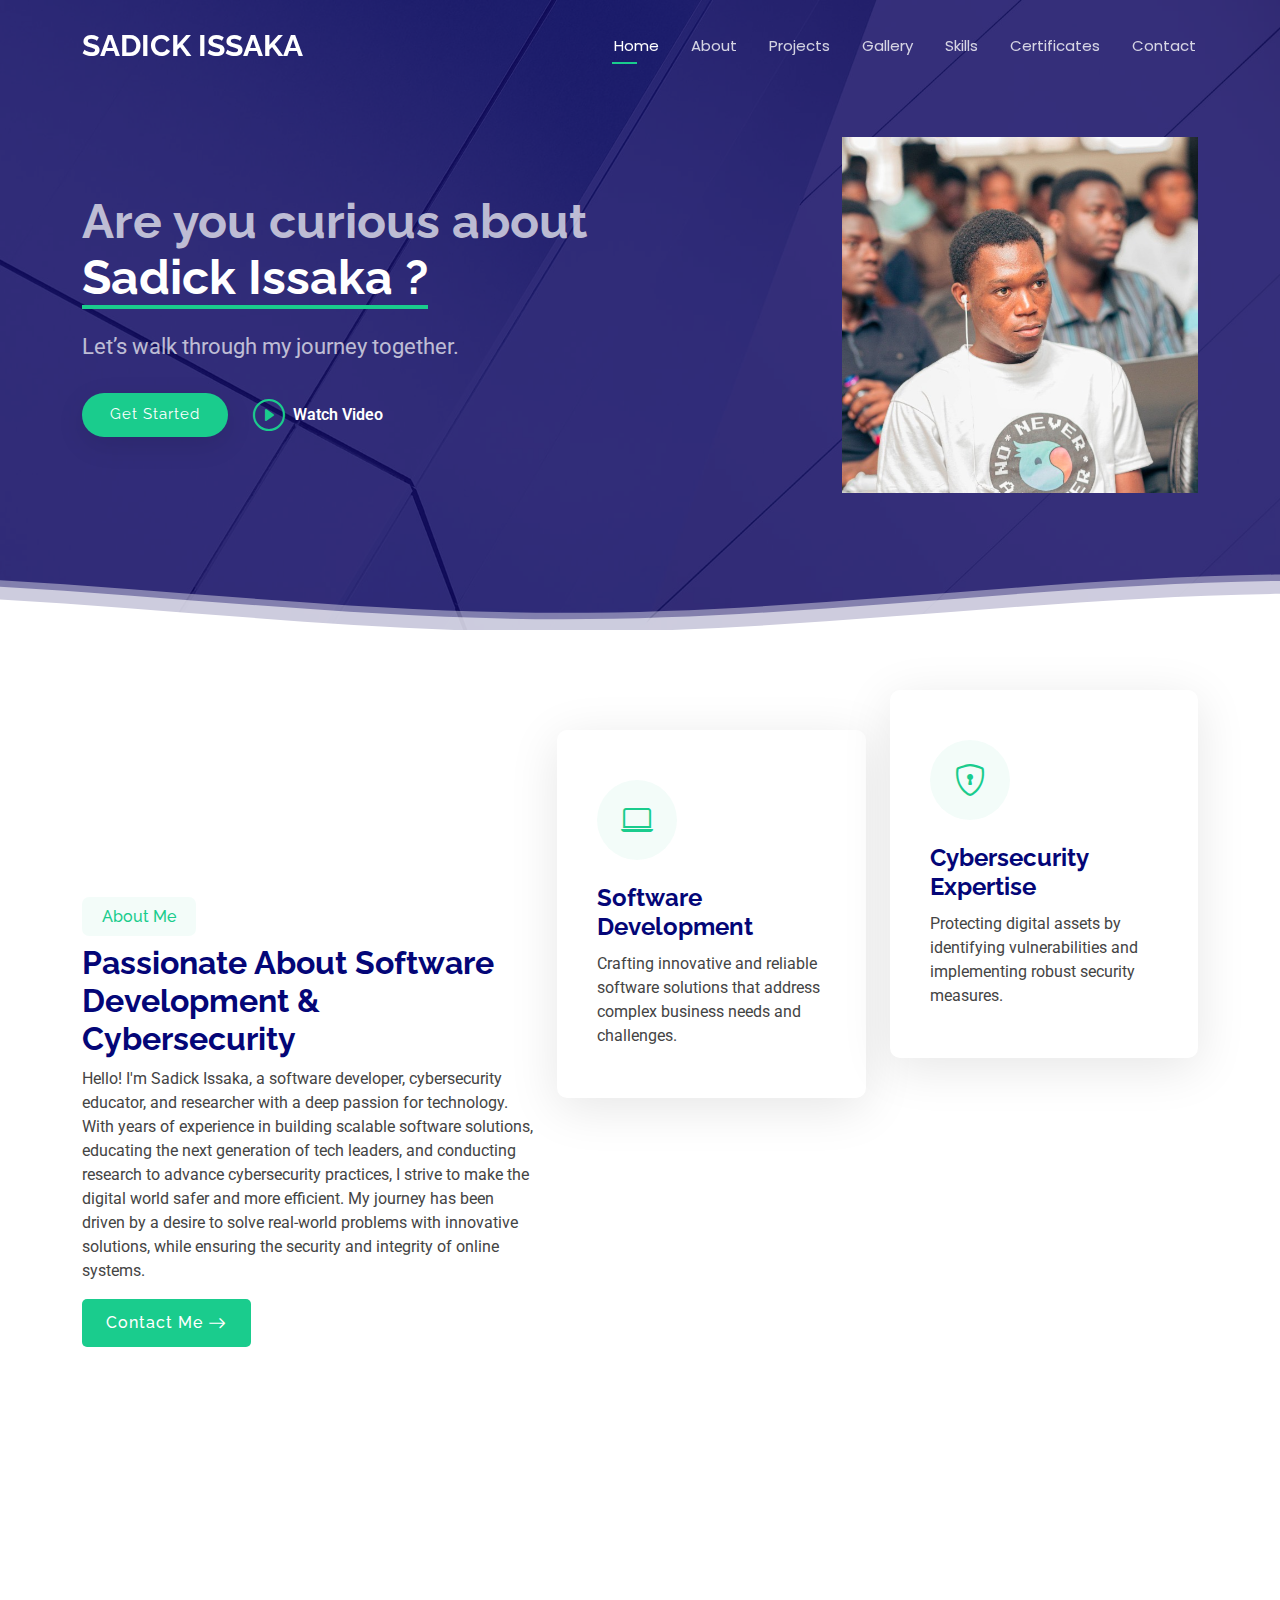
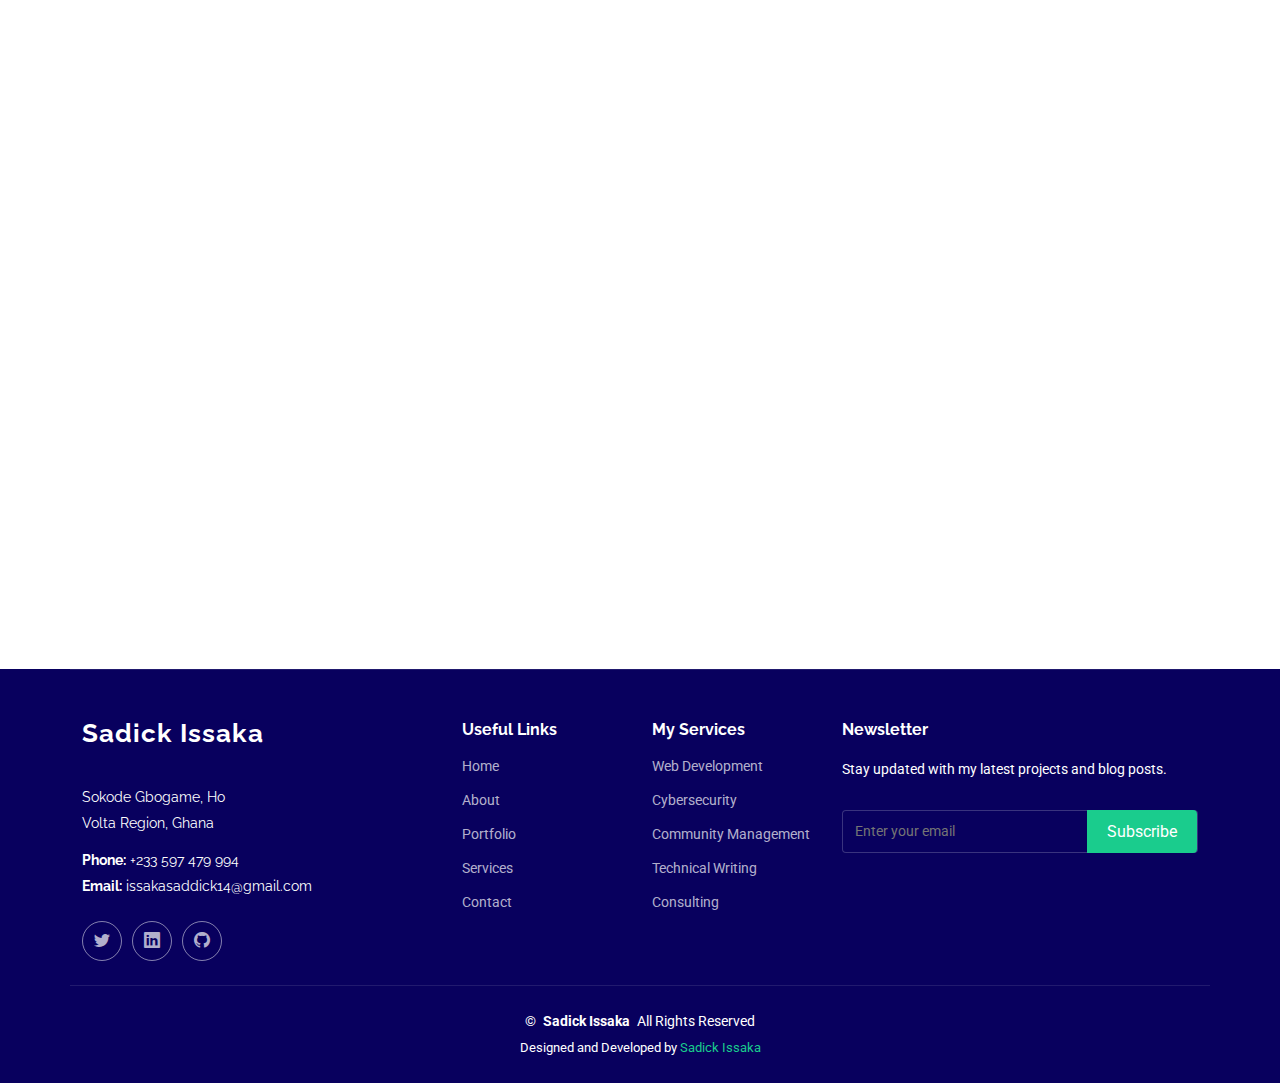
<file: index.html>
<!DOCTYPE html>
<html lang="en">

<head>
  <meta charset="utf-8">
  <meta content="width=device-width, initial-scale=1.0" name="viewport">
  <title>Portfolio-Sadick Issaka</title>
  <meta name="description" content="">
  <meta name="keywords" content="">

  <!-- Open Graph Metadata -->
  <meta property="og:title" content="Sadick Issaka Portfolio" />
  <meta property="og:description" content="This website show the journey of Sadick's career." />
  <meta property="og:image" content="assets/img/profile.jpg" />
  <meta property="og:url" content="" />
  <meta property="og:type" content="website" />
  <meta property="og:image:width" content="1200" />
  <meta property="og:image:height" content="630" />

  <!-- Twitter Card Metadata -->
  <meta name="twitter:card" content="summary_large_image" />
  <meta name="twitter:title" content="Sadick Issaka Portfolio" />
  <meta name="twitter:description" content="This website show the journey of Sadick's career." />
  <meta name="twitter:image" content="assets/img/profile.jpg" />

  <!-- Fallback Metadata -->
  <meta name="description" content="This website shows the journey of Sadick Issaka's career." />
  <meta name="keywords" content="Your, Keywords, Here" />
  <meta name="author" content="Sadick Issaka" />


  <!-- Favicons -->
  <link href="assets/img/favicon.png" rel="icon">
  <link href="assets/img/apple-touch-icon.png" rel="apple-touch-icon">

  <!-- Fonts -->
  <link href="https://fonts.googleapis.com" rel="preconnect">
  <link href="https://fonts.gstatic.com" rel="preconnect" crossorigin>
  <link href="https://fonts.googleapis.com/css2?family=Roboto:ital,wght@0,100;0,300;0,400;0,500;0,700;0,900;1,100;1,300;1,400;1,500;1,700;1,900&family=Poppins:ital,wght@0,100;0,200;0,300;0,400;0,500;0,600;0,700;0,800;0,900;1,100;1,200;1,300;1,400;1,500;1,600;1,700;1,800;1,900&family=Raleway:ital,wght@0,100;0,200;0,300;0,400;0,500;0,600;0,700;0,800;0,900;1,100;1,200;1,300;1,400;1,500;1,600;1,700;1,800;1,900&display=swap" rel="stylesheet">

  <!-- Vendor CSS Files -->
  <link href="assets/vendor/bootstrap/css/bootstrap.min.css" rel="stylesheet">
  <link href="assets/vendor/bootstrap-icons/bootstrap-icons.css" rel="stylesheet">
  <link href="assets/vendor/aos/aos.css" rel="stylesheet">
  <link href="assets/vendor/glightbox/css/glightbox.min.css" rel="stylesheet">
  <link href="assets/vendor/swiper/swiper-bundle.min.css" rel="stylesheet">

  <!-- Main CSS File -->
  <link href="assets/css/main.css" rel="stylesheet">

  <!-- =======================================================
  * Template Name: Bootslander
  * Template URL: https://bootstrapmade.com/bootslander-free-bootstrap-landing-page-template/
  * Updated: Aug 07 2024 with Bootstrap v5.3.3
  * Author: BootstrapMade.com
  * License: https://bootstrapmade.com/license/
  ======================================================== -->
</head>

<body class="index-page">

  <header id="header" class="header d-flex align-items-center fixed-top">
    <div class="container-fluid container-xl position-relative d-flex align-items-center justify-content-between">

      <a href="index.html" class="logo d-flex align-items-center">
        <!-- Uncomment the line below if you also wish to use an image logo -->
        <!-- <img src="assets/img/logo.png" alt=""> -->
        <h1 class="sitename">SADICK ISSAKA</h1>
      </a>

      <nav id="navmenu" class="navmenu">
        <ul>
          <li><a href="#hero" class="active">Home</a></li>
          <li><a href="#about">About</a></li>
          <li><a href="#projects">Projects</a></li>
          <li><a href="#gallery">Gallery</a></li>
          <li><a href="#features">Skills</a></li>
          <li><a href="#certs"><span>Certificates</span></a></li>
          <li><a href="#contact">Contact</a></li>
        </ul>
        <i class="mobile-nav-toggle d-xl-none bi bi-list"></i>
      </nav>

    </div>
  </header>

  <main class="main">

    <!-- Hero Section -->
    <section id="hero" class="hero section dark-background">
      <img src="assets/img/hero-bg-2.jpg" alt="" class="hero-bg">

      <div class="container">
        <div class="row gy-4 justify-content-between">
          <div class="col-lg-4 order-lg-last hero-img" data-aos="zoom-out" data-aos-delay="100">
            <img src="assets/img/profile.jpg" class="img-fluid animated" alt="">
          </div>

          <div class="col-lg-6  d-flex flex-column justify-content-center" data-aos="fade-in">
            <h1>Are you curious about <span>Sadick Issaka ? </span></h1>
            <p>Let’s walk through my journey together.</p>
            <div class="d-flex">
              <a href="#about" class="btn-get-started">Get Started</a>
              <a href="https://www.youtube.com/watch?v=Y7f98aduVJ8" class="glightbox btn-watch-video d-flex align-items-center"><i class="bi bi-play-circle"></i><span>Watch Video</span></a>
            </div>
          </div>

        </div>
      </div>

      <svg class="hero-waves" xmlns="http://www.w3.org/2000/svg" xmlns:xlink="http://www.w3.org/1999/xlink" viewBox="0 24 150 28 " preserveAspectRatio="none">
        <defs>
          <path id="wave-path" d="M-160 44c30 0 58-18 88-18s 58 18 88 18 58-18 88-18 58 18 88 18 v44h-352z"></path>
        </defs>
        <g class="wave1">
          <use xlink:href="#wave-path" x="50" y="3"></use>
        </g>
        <g class="wave2">
          <use xlink:href="#wave-path" x="50" y="0"></use>
        </g>
        <g class="wave3">
          <use xlink:href="#wave-path" x="50" y="9"></use>
        </g>
      </svg>

    </section><!-- /Hero Section -->
<!-- About Section -->
<section id="about" class="about section">

  <div class="container" data-aos="fade-up" data-aos-delay="100">
    <div class="row align-items-xl-center gy-5">

      <div class="col-xl-5 content">
        <h3>About Me</h3>
        <h2>Passionate About Software Development & Cybersecurity</h2>
        <p>Hello! I'm Sadick Issaka, a software developer, cybersecurity educator, and researcher with a deep passion for technology. With years of experience in building scalable software solutions, educating the next generation of tech leaders, and conducting research to advance cybersecurity practices, I strive to make the digital world safer and more efficient. My journey has been driven by a desire to solve real-world problems with innovative solutions, while ensuring the security and integrity of online systems.</p>
        <a href="#contact" class="read-more"><span>Contact Me</span><i class="bi bi-arrow-right"></i></a>
      </div>

      <div class="col-xl-7">
        <div class="row gy-4 icon-boxes">

          <div class="col-md-6" data-aos="fade-up" data-aos-delay="200">
            <div class="icon-box">
              <i class="bi bi-laptop"></i>
              <h3>Software Development</h3>
              <p>Crafting innovative and reliable software solutions that address complex business needs and challenges.</p>
            </div>
          </div> <!-- End Icon Box -->

          <div class="col-md-6" data-aos="fade-up" data-aos-delay="300">
            <div class="icon-box">
              <i class="bi bi-shield-lock"></i>
              <h3>Cybersecurity Expertise</h3>
              <p>Protecting digital assets by identifying vulnerabilities and implementing robust security measures.</p>
            </div>
          </div> <!-- End Icon Box -->

          <div class="col-md-6" data-aos="fade-up" data-aos-delay="400">
            <div class="icon-box">
              <i class="bi bi-clipboard-data"></i>
              <h3>Community/Event Management</h3>
              <p>Building vibrant tech communities through events and collaborations, I help empower the next generation of tech leaders.</p>
            </div>
          </div> <!-- End Icon Box -->

          <div class="col-md-6" data-aos="fade-up" data-aos-delay="500">
            <div class="icon-box">
              <i class="bi bi-person-circle"></i>
              <h3>Teaching and Mentorship</h3>
              <p>Sharing knowledge with aspiring professionals and helping them build careers in tech and cybersecurity.</p>
            </div>
          </div> <!-- End Icon Box -->

        </div>
      </div>

    </div>
  </div>

</section><!-- /About Section -->


<!-- Projects Section -->
<section id="projects" class="projects section">
  <div class="container data-aos="fade-up" data-aos-delay="100"">
    <div class="container section-title" data-aos="fade-up">
            <h2>Projects</h2>
            <div><span>Check My</span> <span class="description-title">Projects</span></div>
          </div><!-- End Section Title -->
    <div class="row align-items-xl-center gy-5">

      <div class="col-lg-4 col-md-6" data-aos="fade-up" data-aos-delay="100">
        <div class="project-card card">
          <div class="card-body">
            <h3 class="card-title"><i class="bi bi-laptop" style="color: #ffbb2c;"></i>Lexi - Voice Assistant</h3>
            <p>A Linux-based voice assistant built using Python libraries.</p>
            <div class="role-info">
              <span class="role">Role: Developer</span>
              <span class="team">Team: Personal Project</span>
            </div>
            <div class="tech-stack">
              <span class="tech-item">Python</span>
              <span class="tech-item">Linux</span>
            </div>
          </div>
        </div>
      </div>

      <div class="col-lg-4 col-md-6" data-aos="fade-up" data-aos-delay="200">
              <div class="project-card card">
                <div class="card-body">
                  <h3 class="card-title"><i class="bi bi-brightness-high" style="color: #5578ff;"></i> <strong>Solarmap</strong></h3>
                  <p>An ongoing project that maps solar energy in Ghana, using Python and Nasapower API for analysis.</p>
                  <div class="role-info">
                    <span class="role">Role: Developer</span>
                    <span class="team">Team: Personal Project</span>
                  </div>
                  <div class="tech-stack">
                    <span class="tech-item">Python</span>
                    <span class="tech-item">Nasapower API</span>
                  </div>
                </div>
              </div>
            </div>

            <div class="col-lg-4 col-md-6" data-aos="fade-up" data-aos-delay="300">
              <div class="project-card card ">
                <div class="card-body">
                  <h3 class="card-title"><i class="bi bi-file-earmark" style="color: #e80368;"></i> <strong>School Management System</strong></h3>
                  <p>A web-based school management system for Newlife Christian Leadership Academy, built with Laravel.</p>
                  <div class="role-info">
                    <span class="role">Role: Developer</span>
                    <span class="team">Team: Personal Project</span>
                  </div>
                  <div class="tech-stack">
                    <span class="tech-item">Laravel</span>
                    <span class="tech-item">PHP</span>
                    <span class="tech-item">MySQL</span>
                  </div>
                </div>
              </div>
            </div>

            <div class="col-lg-4 col-md-6" data-aos="fade-up" data-aos-delay="400">
              <div class="project-card card">
                <div class="card-body">
                  <h3 class="card-title"><i class="bi bi-gear" style="color: #e361ff;"></i> <strong>Kleansure Service</strong></h3>
                  <p>Built a website and CRM as a front-end developer for the DevSuite team, using Laravel Blade, Firebase, and GitHub Actions.</p>
                  <div class="role-info">
                    <span class="role">Role: Front-End Developer</span>
                    <span class="team">Team: DevSuite</span>
                  </div>
                  <div class="tech-stack">
                    <span class="tech-item">Laravel</span>
                    <span class="tech-item">Firebase</span>
                    <span class="tech-item">GitHub Actions</span>
                  </div>
                </div>
              </div>
            </div>

            <div class="col-lg-4 col-md-6" data-aos="fade-up" data-aos-delay="500">
              <div class="project-card card">
                <div class="card-body">
                  <h3 class="card-title"><i class="bi bi-house-door" style="color: #ffa76e;"></i> <strong>Newlife CLA Website</strong></h3>
                  <p>Developed the website for Newlife CLA using HTML, CSS, JS, and Firebase for hosting.</p>
                  <div class="role-info">
                    <span class="role">Role: Developer</span>
                    <span class="team">Team: NewLife CLA</span>
                  </div>
                  <div class="tech-stack">
                    <span class="tech-item">HTML</span>
                    <span class="tech-item">CSS</span>
                    <span class="tech-item">JavaScript</span>
                    <span class="tech-item">Firebase</span>
                  </div>
                </div>
              </div>
            </div>

            <div class="col-lg-4 col-md-6" data-aos="fade-up" data-aos-delay="600">
              <div class="project-card card">
                <div class="card-body">
                  <h3 class="card-title"><i class="bi bi-box" style="color: #29cc61;"></i> <strong>Inventory Manager</strong></h3>
                  <p>Front-end development for the DevSuite team using Laravel to build an inventory management platform.</p>
                  <div class="role-info">
                    <span class="role">Role: Front-End Developer</span>
                    <span class="team">Team: DevSuite</span>
                  </div>
                  <div class="tech-stack">
                    <span class="tech-item">Laravel</span>
                    <span class="tech-item">Blade</span>
                  </div>
                </div>
              </div>
            </div>

            <div class="col-lg-4 col-md-6" data-aos="fade-up" data-aos-delay="700">
              <div class="project-card card">
                <div class="card-body">
                  <h3 class="card-title"><i class="bi bi-laptop" style="color: #47aeff;"></i> <strong>Teckplaz Web Platform</strong></h3>
                  <p>As a front-end developer for Teckplaz, utilized Laravel to develop a web platform for tech solutions.</p>
                  <div class="role-info">
                    <span class="role">Role: Front-End Developer</span>
                    <span class="team">Team: Teckplaz</span>
                  </div>
                  <div class="tech-stack">
                    <span class="tech-item">Laravel</span>
                    <span class="tech-item">PHP</span>
                  </div>
                </div>
              </div>
            </div>

      <!-- EthState -->
      <div class="col-lg-4 col-md-6" data-aos="fade-up" data-aos-delay="800">
        <div class="project-card card">
          <div class="card-body">
            <h3 class="card-title"><i class="bi bi-house-door" style="color: #47aeff;"></i> <strong>EthState</strong></h3>
            <p>A Web3 platform for buying and selling real estate, developed with Ethereum and Next.js.</p>
            <div class="role-info">
              <span class="role">Role: Developer</span>
              <span class="team">Team: DevSuite</span>
            </div>
            <div class="tech-stack">
              <span class="tech-item">Ethereum</span>
              <span class="tech-item">Next.js</span>
              <span class="tech-item">Web3</span>
            </div>
          </div>
        </div>
      </div>

      <!-- UndeleteX -->
      <div class="col-lg-4 col-md-6" data-aos="fade-up" data-aos-delay="900">
        <div class="project-card card">
          <div class="card-body">
            <h3 class="card-title"><i class="bi bi-file-earmark-arrow-up" style="color: #47aeff;"></i> <strong>UndeleteX</strong></h3>
            <p>A cybersecurity tool to recover deleted files from a disk, created as a part of a research project.</p>
            <div class="role-info">
              <span class="role">Role: Developer</span>
              <span class="team">Team: Personal Project</span>
            </div>
            <div class="tech-stack">
              <span class="tech-item">Python</span>
              <span class="tech-item">Cybersecurity</span>
            </div>
          </div>
        </div>
      </div>

      <!-- ECG Ransomware Threat Model -->
      <div class="col-lg-4 col-md-6" data-aos="fade-up" data-aos-delay="1000">
        <div class="project-card card">
          <div class="card-body">
            <h3 class="card-title"><i class="bi bi-shield-lock" style="color: #47aeff;"></i> <strong>ECG Ransomware Threat Model</strong></h3>
            <p>Research into ECG ransomware attacks and recommendations for mitigation strategies.</p>
            <div class="role-info">
              <span class="role">Role: Researcher</span>
              <span class="team">Team: Personal Project</span>
            </div>
            <div class="tech-stack">
              <span class="tech-item">Ransomware</span>
              <span class="tech-item">Cybersecurity</span>
            </div>
          </div>
        </div>
      </div>

      <!-- Social Media Threat Monitoring -->
      <div class="col-lg-4 col-md-6" data-aos="fade-up" data-aos-delay="1100">
        <div class="project-card card">
          <div class="card-body">
            <h3 class="card-title"><i class="bi bi-facebook" style="color: #47aeff;"></i> <strong>Social Media Threat Monitoring</strong></h3>
            <p>Research on malicious links posted on Facebook and strategies for monitoring them.</p>
            <div class="role-info">
              <span class="role">Role: Researcher</span>
              <span class="team">Team: Personal Project</span>
            </div>
            <div class="tech-stack">
              <span class="tech-item">Cybersecurity</span>
              <span class="tech-item">Social Media</span>
            </div>
          </div>
        </div>
      </div>

      <!-- Vetdatahub Vulnerability Analysis -->
      <div class="col-lg-4 col-md-6" data-aos="fade-up" data-aos-delay="1200">
        <div class="project-card card">
          <div class="card-body">
            <h3 class="card-title"><i class="bi bi-bug" style="color: #47aeff;"></i> <strong>Vetdatahub Vulnerability Analysis</strong></h3>
            <p>Security analysis of Vetdatahub's website, identifying vulnerabilities and offering solutions.</p>
            <div class="role-info">
              <span class="role">Role: Security Analyst</span>
              <span class="team">Team: VetDataHub</span>
            </div>
            <div class="tech-stack">
              <span class="tech-item">Security Analysis</span>
              <span class="tech-item">Vulnerability Testing</span>
            </div>
          </div>
        </div>
      </div>

      <!-- Nightride (Teckplaz) -->
      <div class="col-lg-4 col-md-6" data-aos="fade-up" data-aos-delay="1300">
        <div class="project-card card">
          <div class="card-body">
            <h3 class="card-title"><i class="bi bi-car-front" style="color: #47aeff;"></i> <strong>NightRide</strong></h3>
            <p>An IoT-based project aimed at preventing car accidents caused by high car headlights.</p>
            <div class="role-info">
              <span class="role">Role: Developer</span>
              <span class="team">Team: Teckplaz</span>
            </div>
            <div class="tech-stack">
              <span class="tech-item">IoT</span>
              <span class="tech-item">Hardware</span>
              <span class="tech-item">Automation</span>
            </div>
          </div>
        </div>
      </div>

    </div>
  </div>
</section>
<!-- /Projects Section -->



<!-- Features Section -->
<section id="features" class="features section">
  <div class="container">
    <div class="container section-title" data-aos="fade-up">
      <h2>Gallery</h2>
      <div><span>Check Out my</span> <span class="description-title">Super Powers</span></div>
    </div><!-- End Section Title -->

    <div class="row gy-4 px-4">

      <div class="col-lg-3 col-md-1" data-aos="fade-up" data-aos-delay="100">
        <div class="features-item">
          <i class="bi bi-code-slash" style="color: #ffbb2c;"></i>
          <h3><a href="" class="stretched-link">Web Development</a></h3>
        </div>
      </div>
      <div class="col-lg-3 col-md-1" data-aos="fade-up" data-aos-delay="200">
        <div class="features-item">
          <i class="bi bi-shield-check" style="color: #5578ff;"></i>
          <h3><a href="" class="stretched-link">Cybersecurity</a></h3>
        </div>
      </div>
      <div class="col-lg-3 col-md-1" data-aos="fade-up" data-aos-delay="300">
        <div class="features-item">
          <i class="bi bi-bar-chart" style="color: #e80368;"></i>
          <h3><a href="" class="stretched-link">Incident Response</a></h3>
        </div>
      </div>
      <div class="col-lg-3 col-md-1" data-aos="fade-up" data-aos-delay="400">
        <div class="features-item">
          <i class="bi bi-terminal" style="color: #e361ff;"></i>
          <h3><a href="" class="stretched-link">Programming</a></h3>
        </div>
      </div>
      <div class="col-lg-3 col-md-1" data-aos="fade-up" data-aos-delay="500">
        <div class="features-item">
          <i class="bi bi-stack" style="color: #47aeff;"></i>
          <h3><a href="" class="stretched-link">Laravel Expertise</a></h3>
        </div>
      </div>
      <div class="col-lg-3 col-md-1" data-aos="fade-up" data-aos-delay="600">
        <div class="features-item">
          <i class="bi bi-award" style="color: #ffa76e;"></i>
          <h3><a href="" class="stretched-link">Certified SOC Analyst</a></h3>
        </div>
      </div>
      <div class="col-lg-3 col-md-1" data-aos="fade-up" data-aos-delay="700">
        <div class="features-item">
          <i class="bi bi-gear" style="color: #11dbcf;"></i>
          <h3><a href="" class="stretched-link">System Analysis</a></h3>
        </div>
      </div>
      <div class="col-lg-3 col-md-1" data-aos="fade-up" data-aos-delay="800">
        <div class="features-item">
          <i class="bi bi-pencil-square" style="color: #4233ff;"></i>
          <h3><a href="" class="stretched-link">Technical Writing</a></h3>
        </div>
      </div>
      <div class="col-lg-3 col-md-1" data-aos="fade-up" data-aos-delay="900">
        <div class="features-item">
          <i class="bi bi-layers" style="color: #b2904f;"></i>
          <h3><a href="" class="stretched-link">Full-Stack Development</a></h3>
        </div>
      </div>
      <div class="col-lg-3 col-md-1" data-aos="fade-up" data-aos-delay="1000">
        <div class="features-item">
          <i class="bi bi-people" style="color: #b20969;"></i>
          <h3><a href="" class="stretched-link">Leadership Skills</a></h3>
        </div>
      </div>
      <div class="col-lg-3 col-md-1" data-aos="fade-up" data-aos-delay="1100">
        <div class="features-item">
          <i class="bi bi-diagram-3" style="color: #ff5828;"></i>
          <h3><a href="" class="stretched-link">Team Collaboration</a></h3>
        </div>
      </div>
      <div class="col-lg-3 col-md-1" data-aos="fade-up" data-aos-delay="1200">
        <div class="features-item">
          <i class="bi bi-chat-square-text" style="color: #29cc61;"></i>
          <h3><a href="" class="stretched-link">Communication</a></h3>
        </div>
      </div>

    </div>
  </div>
</section>
<!-- /Features Section -->

<!-- Stats Section -->
<section id="stats" class="stats section light-background">
  <div class="container" data-aos="fade-up" data-aos-delay="100">
    <div class="row gy-4">

      <div class="col-lg-3 col-md-6 d-flex flex-column align-items-center">
        <i class="bi bi-diagram-3"></i>
        <div class="stats-item">
          <span data-purecounter-start="0" data-purecounter-end="15" data-purecounter-duration="1" class="purecounter"></span>
          <p>Projects Delivered</p>
        </div>
      </div><!-- End Stats Item -->

      <div class="col-lg-3 col-md-6 d-flex flex-column align-items-center">
        <i class="bi bi-layers"></i>
        <div class="stats-item">
          <span data-purecounter-start="0" data-purecounter-end="16" data-purecounter-duration="1" class="purecounter"></span>
          <p>Technologies Mastered</p>
        </div>
      </div><!-- End Stats Item -->

      <div class="col-lg-3 col-md-6 d-flex flex-column align-items-center">
        <i class="bi bi-shield-lock"></i>
        <div class="stats-item">
          <span data-purecounter-start="0" data-purecounter-end="10" data-purecounter-duration="1" class="purecounter"></span>
          <p>Vulnerabilities Mitigated</p>
        </div>
      </div><!-- End Stats Item -->

      <div class="col-lg-3 col-md-6 d-flex flex-column align-items-center">
        <i class="bi bi-people"></i>
        <div class="stats-item">
          <span data-purecounter-start="0" data-purecounter-end="700" data-purecounter-duration="1" class="purecounter"></span>
          <p>Students Inspired</p>
        </div>
      </div><!-- End Stats Item -->

      <div class="col-lg-3 col-md-6 d-flex flex-column align-items-center">
        <i class="bi bi-megaphone"></i>
        <div class="stats-item">
          <span data-purecounter-start="0" data-purecounter-end="10" data-purecounter-duration="1" class="purecounter"></span>
          <p>Community Events Led</p>
        </div>
      </div><!-- End Stats Item -->

      <div class="col-lg-3 col-md-6 d-flex flex-column align-items-center">
        <i class="bi bi-journal-text"></i>
        <div class="stats-item">
          <span data-purecounter-start="0" data-purecounter-end="5" data-purecounter-duration="1" class="purecounter"></span>
          <p>Research Publications</p>
        </div>
      </div><!-- End Stats Item -->

    </div>
  </div>
</section><!-- /Stats Section -->


   <!-- Certifications Section -->
   <section id="certs" class="certifications section">

     <!-- Section Title -->
     <div class="container section-title" data-aos="fade-up">
       <h2>Certifications</h2>
       <div><span>Recognized Achievements</span> <span class="description-title">Certifications</span></div>
     </div><!-- End Section Title -->

     <div class="container">

       <!-- Certification 1 -->
       <div class="row gy-4 align-items-center features-item">
         <div class="col-md-5 d-flex align-items-center" data-aos="zoom-out" data-aos-delay="100">
           <img src="assets/img/ibm.jpg" class="img-fluid" alt="IBM Cybersecurity Certification">
         </div>
         <div class="col-md-7" data-aos="fade-up" data-aos-delay="100">
           <h3>IBM Cybersecurity Professional Certification</h3>
           <p class="fst-italic">A comprehensive program covering advanced cybersecurity concepts, techniques, and tools from IBM.</p>
           <ul>
             <li><i class="bi bi-check"></i> Threat management and security operations.</li>
             <li><i class="bi bi-check"></i> Risk assessment and vulnerability analysis.</li>
             <li><i class="bi bi-check"></i> Hands-on training with IBM tools.</li>
           </ul>
         </div>
       </div><!-- End Certification Item -->

       <!-- Certification 2 -->
       <div class="row gy-4 align-items-center features-item">
         <div class="col-md-5 order-1 order-md-2 d-flex align-items-center" data-aos="zoom-out" data-aos-delay="200">
           <img src="assets/img/CC.jpg" class="img-fluid" alt="ISC2 CC Certification">
         </div>
         <div class="col-md-7 order-2 order-md-1" data-aos="fade-up" data-aos-delay="200">
           <h3>ISC2 CC (Certified in Cybersecurity)</h3>
           <p class="fst-italic">Foundation-level certification in cybersecurity, highlighting knowledge of security principles and practices.</p>
           <ul>
             <li><i class="bi bi-check"></i> Security principles and governance.</li>
             <li><i class="bi bi-check"></i> Basic network security and cryptography.</li>
             <li><i class="bi bi-check"></i> Incident response and security operations.</li>
           </ul>
         </div>
       </div><!-- End Certification Item -->

       <!-- Certification 3 -->
       <div class="row gy-4 align-items-center features-item">
         <div class="col-md-5 d-flex align-items-center" data-aos="zoom-out">
           <img src="assets/img/introcyber.jpg" class="img-fluid" alt="Cisco Junior Cybersecurity Analyst">
         </div>
         <div class="col-md-7" data-aos="fade-up">
           <h3>Junior Cybersecurity Analyst (Cisco)</h3>
           <p class="fst-italic">Hands-on certification focusing on entry-level cybersecurity skills and practical applications.</p>
           <ul>
             <li><i class="bi bi-check"></i> Security concepts and monitoring techniques.</li>
             <li><i class="bi bi-check"></i> Basic security incident response skills.</li>
             <li><i class="bi bi-check"></i> Using Cisco tools for monitoring and analysis.</li>
           </ul>
         </div>
       </div><!-- End Certification Item -->

       <!-- Certification 4 -->
       <div class="row gy-4 align-items-center features-item">
         <div class="col-md-5 order-1 order-md-2 d-flex align-items-center" data-aos="zoom-out">
           <img src="assets/img/osint.jpg" class="img-fluid" alt="SOC Certified Analyst">
         </div>
         <div class="col-md-7 order-2 order-md-1" data-aos="fade-up">
           <h3>OSINT Certified Analyst (BlueTeam Security)</h3>
           <p class="fst-italic">Specialist training for Open Source Intelligence analysts with a focus on real-world scenarios.</p>
           <ul>
             <li><i class="bi bi-check"></i> Log analysis and event monitoring.</li>
             <li><i class="bi bi-check"></i> Threat hunting and incident response.</li>
             <li><i class="bi bi-check"></i> Hands-on SOC simulation training.</li>
             <li><i class="bi bi-check"></i> Open Source Information gathering.</li>
           </ul>
         </div>
       </div><!-- End Certification Item -->

       <!-- Additional Certifications -->
       <div class="row gy-4 align-items-center features-item">
         <div class="col-md-5 d-flex align-items-center" data-aos="zoom-out">
           <img src="assets/img/python.jpg" class="img-fluid" alt="Python Fundamental (Cisco)">
         </div>
         <div class="col-md-7" data-aos="fade-up">
           <h3>Python Fundamentals (Cisco)</h3>
           <p>A foundational certification for Python programming, focusing on problem-solving and automation.</p>
           <ul>
                 <li><i class="bi bi-check"></i> Understanding Python syntax and programming structures.</li>
                 <li><i class="bi bi-check"></i> Automating tasks with scripts and managing data using Python libraries.</li>
                 <li><i class="bi bi-check"></i> Problem-solving through logical and computational thinking.</li>
                 <li><i class="bi bi-check"></i> Foundation for advanced topics like data analysis and cybersecurity automation.</li>
               </ul>
         </div>
       </div><!-- End Certification Item -->

       <div class="row gy-4 align-items-center features-item">
         <div class="col-md-5 order-1 order-md-2 d-flex align-items-center" data-aos="zoom-out">
           <img src="assets/img/meta.jpg" class="img-fluid" alt="IBM Meta Front-End Certification">
         </div>
         <div class="col-md-7 order-2 order-md-1" data-aos="fade-up">
           <h3>IBM Meta Front-End Certification</h3>
           <p class="fst-italic">Comprehensive training in front-end web development, focusing on modern tools, technologies, and frameworks.</p>
           <ul>
             <li><i class="bi bi-check"></i> Mastery of HTML, CSS, and JavaScript for building responsive websites.</li>
             <li><i class="bi bi-check"></i> Proficiency in React.js for developing dynamic user interfaces.</li>
             <li><i class="bi bi-check"></i> Experience with Git version control and project management workflows.</li>
             <li><i class="bi bi-check"></i> Understanding of accessibility, performance optimization, and cross-browser compatibility.</li>
           </ul>
         </div>
       </div><!-- End Certification Item -->


       <!-- Add more certifications as needed -->

     </div>

   </section><!-- /Certifications Section -->



    <!-- Gallery Section -->
    <section id="gallery" class="gallery section">

      <!-- Section Title -->
      <div class="container section-title" data-aos="fade-up">
        <h2>Gallery</h2>
        <div><span>Check Out my</span> <span class="description-title">Gallery</span></div>
      </div><!-- End Section Title -->

      <div class="container" data-aos="fade-up" data-aos-delay="100">

        <div class="row gy-4">

          <div class="col-lg-3 col-md-4">
            <div class="gallery-item">
              <a href="assets/img/gallery/11.jpeg" class="glightbox" data-gallery="images-gallery">
                <img src="assets/img/gallery/11.jpeg" alt="" class="img-fluid">
              </a>
            </div>
          </div><!-- End Gallery Item -->

          <div class="col-lg-3 col-md-4">
            <div class="gallery-item">
              <a href="assets/img/gallery/12.JPG" class="glightbox" data-gallery="images-gallery">
                <img src="assets/img/gallery/12.JPG" alt="" class="img-fluid">
              </a>
            </div>
          </div><!-- End Gallery Item -->

          <div class="col-lg-3 col-md-4">
            <div class="gallery-item">
              <a href="assets/img/gallery/13.JPG" class="glightbox" data-gallery="images-gallery">
                <img src="assets/img/gallery/13.JPG" alt="" class="img-fluid">
              </a>
            </div>
          </div><!-- End Gallery Item -->

          <div class="col-lg-3 col-md-4">
            <div class="gallery-item">
              <a href="assets/img/gallery/14.JPG" class="glightbox" data-gallery="images-gallery">
                <img src="assets/img/gallery/14.JPG" alt="" class="img-fluid">
              </a>
            </div>
          </div><!-- End Gallery Item -->

          <div class="col-lg-3 col-md-4">
            <div class="gallery-item">
              <a href="assets/img/gallery/15.PNG" class="glightbox" data-gallery="images-gallery">
                <img src="assets/img/gallery/15.PNG" alt="" class="img-fluid">
              </a>
            </div>
          </div><!-- End Gallery Item -->

          <div class="col-lg-3 col-md-4">
            <div class="gallery-item">
              <a href="assets/img/gallery/16.JPG" class="glightbox" data-gallery="images-gallery">
                <img src="assets/img/gallery/16.JPG" alt="" class="img-fluid">
              </a>
            </div>
          </div><!-- End Gallery Item -->

          <div class="col-lg-3 col-md-4">
            <div class="gallery-item">
              <a href="assets/img/gallery/17.jpeg" class="glightbox" data-gallery="images-gallery">
                <img src="assets/img/gallery/17.jpeg" alt="" class="img-fluid">
              </a>
            </div>
          </div><!-- End Gallery Item -->

          <div class="col-lg-3 col-md-4">
            <div class="gallery-item">
              <a href="assets/img/gallery/18.jpeg" class="glightbox" data-gallery="images-gallery">
                <img src="assets/img/gallery/18.jpeg" alt="" class="img-fluid">
              </a>
            </div>
          </div><!-- End Gallery Item -->

          <div class="col-lg-3 col-md-4">
            <div class="gallery-item">
              <a href="assets/img/gallery/19.jpeg" class="glightbox" data-gallery="images-gallery">
                <img src="assets/img/gallery/19.jpeg" alt="" class="img-fluid">
              </a>
            </div>
          </div><!-- End Gallery Item -->


        </div>

      </div>

    </section><!-- /Gallery Section -->

    

    <!-- Team Section -->
<section id="team" class="team section">

  <!-- Section Title -->
  <div class="container section-title" data-aos="fade-up">
    <h2>Collaborations</h2>
    <div><span>Meet My</span> <span class="description-title">Teams & Partners</span></div>
  </div><!-- End Section Title -->

  <div class="container">

    <div class="row gy-5">

      <!-- Google GDSC -->
      <div class="col-lg-4 col-md-6" data-aos="fade-up" data-aos-delay="100">
        <div class="member">
          <div class="pic">
            <img src="assets/img/gdsc.png" class="img-fluid" alt="Google GDSC">
          </div>
          <div class="member-info">
            <h4>Google Developer Student Clubs (GDSC) 2023/2024</h4>
            <span>Community Organizer</span>
            <p>Organized events and workshops to inspire innovation and technical growth among students.</p>
            <div class="social">
              <a href="https://gdg.community.dev/u/mpdxz7/" target="_blank"><i class="bi bi-globe"></i></a>
              <a href="https://linkedin.com/in/yourprofile" target="_blank"><i class="bi bi-linkedin"></i></a>
            </div>
          </div>
        </div>
      </div><!-- End Team Member -->

      <!-- PyClub HTU -->
      <div class="col-lg-4 col-md-6" data-aos="fade-up" data-aos-delay="200">
        <div class="member">
          <div class="pic">
            <img src="assets/img/pyclubes.png" class="img-fluid" alt="PyClub HTU">
          </div>
          <div class="member-info">
            <h4>PyClub HTU</h4>
            <span>Community Engagement lead</span>
            <p>Promoting Python programming and organizing hands-on coding sessions to build developer skills.</p>
            <div class="social">
              <a href="#" target="_blank"><i class="bi bi-globe"></i></a>
              <a href="#" target="_blank"><i class="bi bi-linkedin"></i></a>
            </div>
          </div>
        </div>
      </div><!-- End Team Member -->

      <!-- Axlr8 HTU -->
      <div class="col-lg-4 col-md-6" data-aos="fade-up" data-aos-delay="300">
        <div class="member">
          <div class="pic">
            <img src="assets/img/axlr8.jpg" class="img-fluid" alt="Axlr8 HTU">
          </div>
          <div class="member-info">
            <h4>Axlr8 Security Researchers HTU</h4>
            <span>Division Lead</span>
            <p>Empowering innovation and internet security through cybersecurity lessons and collaborative projects.</p>
            <div class="social">
              <a href="#" target="_blank"><i class="bi bi-globe"></i></a>
              <a href="#" target="_blank"><i class="bi bi-linkedin"></i></a>
            </div>
          </div>
        </div>
      </div><!-- End Team Member -->

      <!-- DevSuite Team -->
      <div class="col-lg-4 col-md-6" data-aos="fade-up" data-aos-delay="400">
        <div class="member">
          <div class="pic">
            <img src="assets/img/devsuite.png" class="img-fluid" alt="DevSuite Team">
          </div>
          <div class="member-info">
            <h4>DevSuite Team</h4>
            <span>Frontend Developer</span>
            <p>Collaborated on projects like Kleansure CRM, Inventory Manager, and EthState.</p>
            <div class="social">
              <a href="https://github.com/Developers-Suite" target="_blank"><i class="bi bi-github"></i></a>
              <a href="#" target="_blank"><i class="bi bi-linkedin"></i></a>
            </div>
          </div>
        </div>
      </div><!-- End Team Member -->

      <!-- Teckplaz Team -->
      <div class="col-lg-4 col-md-6" data-aos="fade-up" data-aos-delay="500">
        <div class="member">
          <div class="pic">
            <img src="assets/img/teckplaz.jpg" class="img-fluid" alt="Teckplaz Team">
          </div>
          <div class="member-info">
            <h4>Teckplaz Team</h4>
            <span>Frontend Developer</span>
            <p>Worked on IoT solutions like Nightride, KIC Vertical Farms and web platforms for startups.</p>
            <div class="social">
              <a href="#" target="_blank"><i class="bi bi-globe"></i></a>
              <a href="#" target="_blank"><i class="bi bi-linkedin"></i></a>
            </div>
          </div>
        </div>
      </div><!-- End Team Member -->

    </div>

  </div>

</section><!-- /Team Section -->


  </main>

  <footer id="contact" class="footer dark-background">

    <div class="container footer-top">
      <div class="row gy-4">

        <!-- About Section -->
        <div class="col-lg-4 col-md-6 footer-about">
          <a href="index.html" class="logo d-flex align-items-center">
            <span class="sitename">Sadick Issaka</span>
          </a>
          <div class="footer-contact pt-3">
            <p>Sokode Gbogame, Ho</p>
            <p>Volta Region, Ghana</p>
            <p class="mt-3"><strong>Phone:</strong> <span>+233 597 479 994</span></p>
            <p><strong>Email:</strong> <span>issakasaddick14@gmail.com</span></p>
          </div>
          <div class="social-links d-flex mt-4">
            <a href="https://x.com/issaka_saddick" target="_blank"><i class="bi bi-twitter"></i></a>
            <!-- <a href="https://facebook.com/yourprofile" target="_blank"><i class="bi bi-facebook"></i></a>
            <a href="https://instagram.com/yourprofile" target="_blank"><i class="bi bi-instagram"></i></a> -->
            <a href="https://www.linkedin.com/in/sadick-issaka-7b0b69194?miniProfileUrn=urn%3Ali%3Afsd_profile%3AACoAAC276zQBwnZVOo9-jWPVWR7c8RcVGhPtxtA&lipi=urn%3Ali%3Apage%3Ad_flagship3_detail_base%3BvJJA0I8mTx%2BwPw6AH%2F%2FjNg%3D%3D" target="_blank"><i class="bi bi-linkedin"></i></a>
            <a href="https://github.com/Sadick14" target="_blank"><i class="bi bi-github"></i></a>
          </div>
        </div>

        <!-- Useful Links -->
        <div class="col-lg-2 col-md-3 footer-links">
          <h4>Useful Links</h4>
          <ul>
            <li><a href="#home">Home</a></li>
            <li><a href="#about">About</a></li>
            <li><a href="#portfolio">Portfolio</a></li>
            <li><a href="#services">Services</a></li>
            <li><a href="#contact">Contact</a></li>
          </ul>
        </div>


        <!-- Services -->
        <div class="col-lg-2 col-md-3 footer-links">
          <h4>My Services</h4>
          <ul>
            <li><a href="#" class="service-link" data-service="Web Development">Web Development</a></li>
            <li><a href="#" class="service-link" data-service="Cybersecurity">Cybersecurity</a></li>
            <li><a href="#" class="service-link" data-service="Community Management">Community Management</a></li>
            <li><a href="#" class="service-link" data-service="Technical Writing">Technical Writing</a></li>
            <li><a href="#" class="service-link" data-service="Consulting">Consulting</a></li>
          </ul>
        </div>

        <!-- Service Request Modal -->
        <div id="serviceModal" class="modal">
          <div class="modal-content">
            <span class="close">&times;</span>
            <h3>Request Service: <span id="serviceName"></span></h3>
            <form id="serviceRequestForm">
              <input type="hidden" id="selectedService" name="service">
              <label for="name">Your Name</label>
              <input type="text" id="name" name="name" required>

              <label for="email">Your Email</label>
              <input type="email" id="email" name="email" required>

              <label for="message">Message</label>
              <textarea id="message" name="message" rows="4" required></textarea>

              <button type="submit">Request Service</button>
            </form>
          </div>
        </div>


        <!-- Newsletter -->
        <div class="col-lg-4 col-md-12 footer-newsletter">
          <h4>Newsletter</h4>
          <p>Stay updated with my latest projects and blog posts.</p>
          <form action="forms/newsletter.php" method="post" class="php-email-form">
            <div class="newsletter-form">
              <input type="email" name="email" placeholder="Enter your email">
              <input type="submit" value="Subscribe">
            </div>
            <div class="loading">Loading</div>
            <div class="error-message"></div>
            <div class="sent-message">Thank you for subscribing!</div>
          </form>
        </div>

      </div>
    </div>

    <!-- Copyright -->
    <div class="container copyright text-center mt-4">
      <p>© <strong class="px-1 sitename">Sadick Issaka</strong> All Rights Reserved</p>
      <div class="credits">
        Designed and Developed by <a href="https://linkedin.com/in/yourprofile">Sadick Issaka</a>
      </div>
    </div>

  </footer>


  <!-- Scroll Top -->
  <a href="#" id="scroll-top" class="scroll-top d-flex align-items-center justify-content-center"><i class="bi bi-arrow-up-short"></i></a>

  <!-- Preloader -->
  <div id="preloader"></div>

  <!-- Vendor JS Files -->
  <script src="assets/vendor/bootstrap/js/bootstrap.bundle.min.js"></script>
  <script src="assets/vendor/php-email-form/validate.js"></script>
  <script src="assets/vendor/aos/aos.js"></script>
  <script src="assets/vendor/glightbox/js/glightbox.min.js"></script>
  <script src="assets/vendor/purecounter/purecounter_vanilla.js"></script>
  <script src="assets/vendor/swiper/swiper-bundle.min.js"></script>

  <!-- Main JS File -->
  <script src="assets/js/main.js"></script>

</body>

</html>
</file>
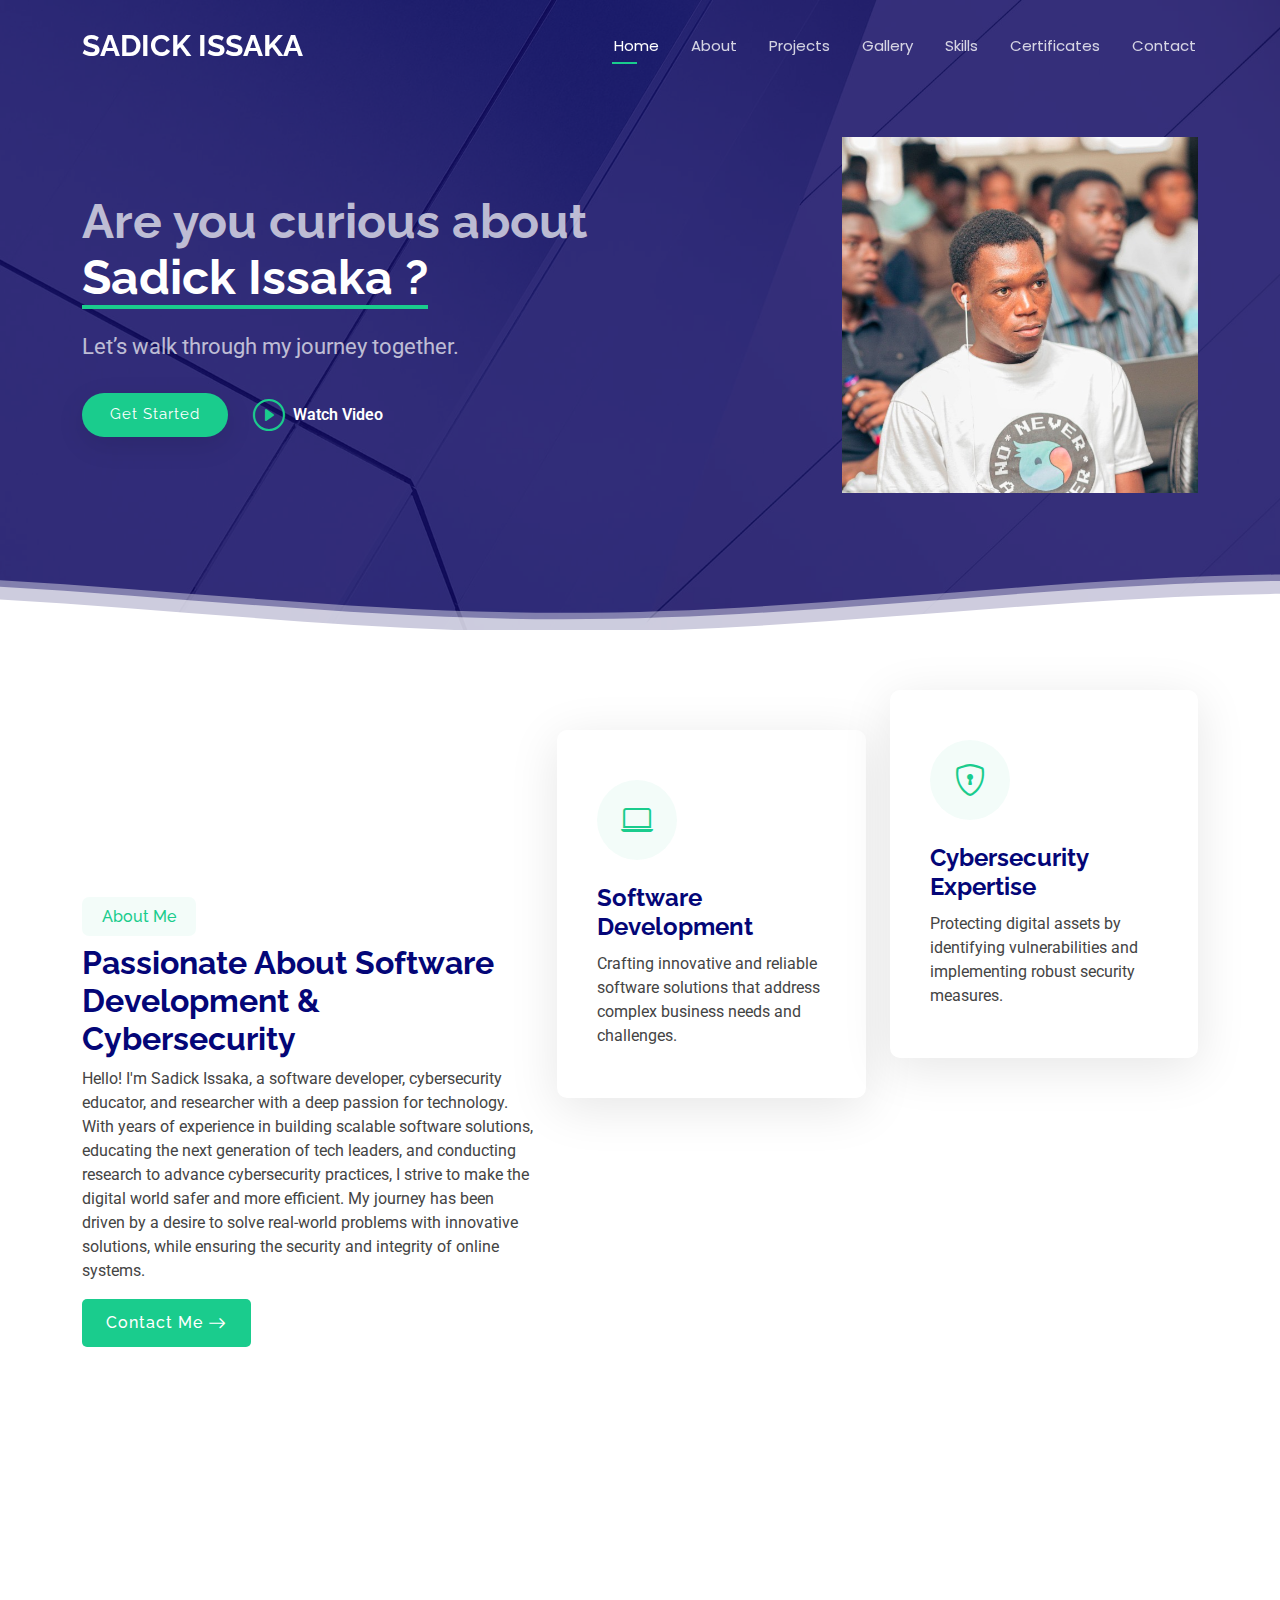
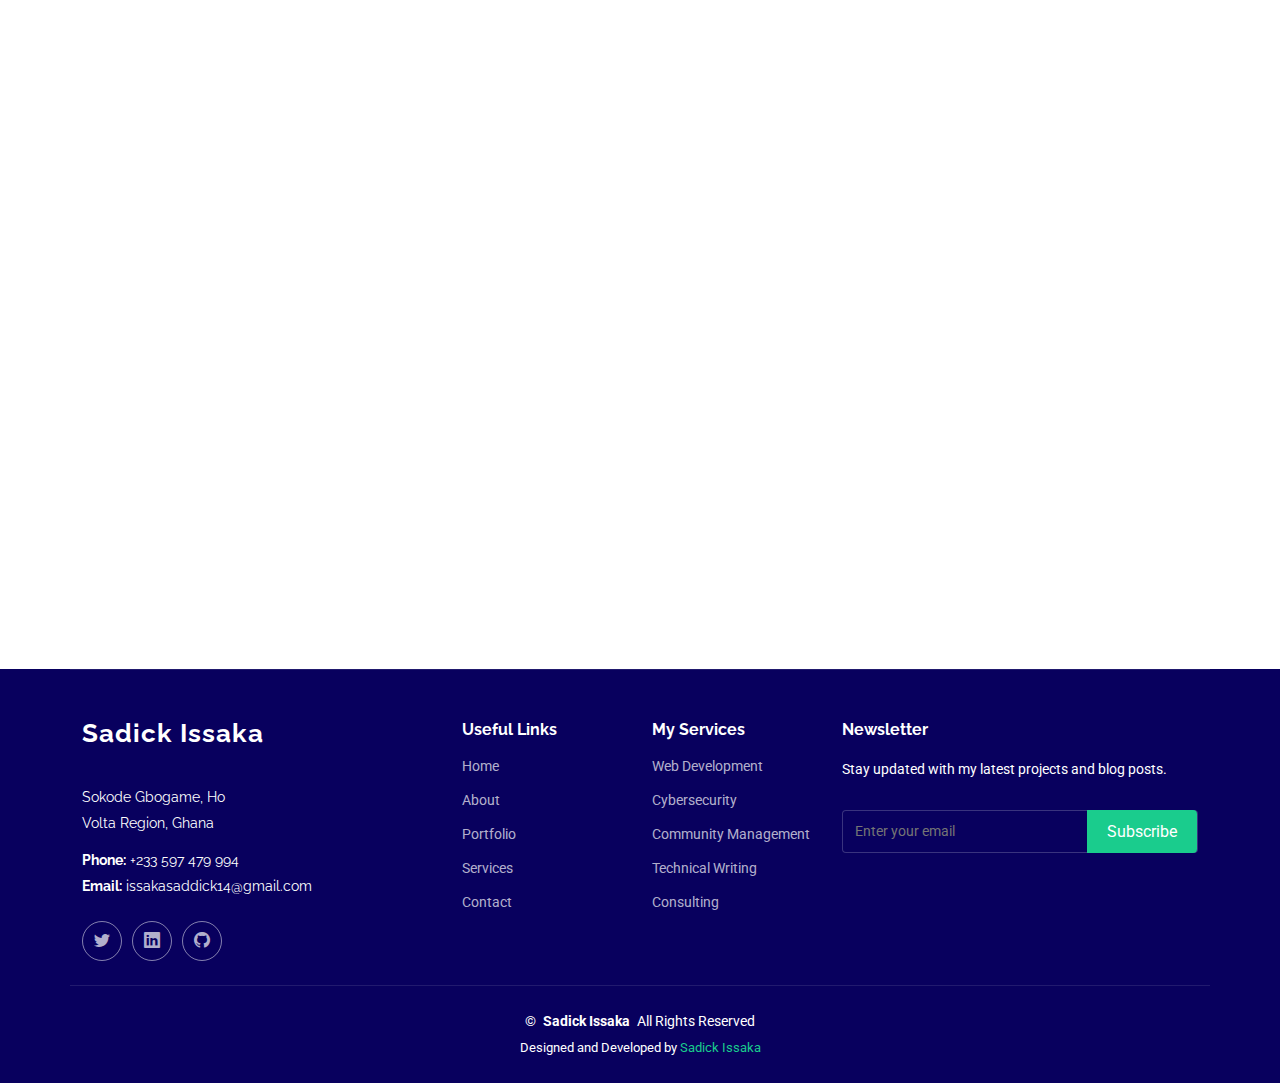
<file: public/index.html>
<!DOCTYPE html>
<html lang="en">

<head>
  <meta charset="utf-8">
  <meta content="width=device-width, initial-scale=1.0" name="viewport">
  <title>Portfolio-Sadick Issaka</title>
  <meta name="description" content="">
  <meta name="keywords" content="">

  <!-- Open Graph Metadata -->
  <meta property="og:title" content="Sadick Issaka Portfolio" />
  <meta property="og:description" content="This website show the journey of Sadick's career." />
  <meta property="og:image" content="assets/img/profile.jpg" />
  <meta property="og:url" content="" />
  <meta property="og:type" content="website" />
  <meta property="og:image:width" content="1200" />
  <meta property="og:image:height" content="630" />

  <!-- Twitter Card Metadata -->
  <meta name="twitter:card" content="summary_large_image" />
  <meta name="twitter:title" content="Sadick Issaka Portfolio" />
  <meta name="twitter:description" content="This website show the journey of Sadick's career." />
  <meta name="twitter:image" content="assets/img/profile.jpg" />

  <!-- Fallback Metadata -->
  <meta name="description" content="This website shows the journey of Sadick Issaka's career." />
  <meta name="keywords" content="Your, Keywords, Here" />
  <meta name="author" content="Sadick Issaka" />


  <!-- Favicons -->
  <link href="assets/img/favicon.png" rel="icon">
  <link href="assets/img/apple-touch-icon.png" rel="apple-touch-icon">

  <!-- Fonts -->
  <link href="https://fonts.googleapis.com" rel="preconnect">
  <link href="https://fonts.gstatic.com" rel="preconnect" crossorigin>
  <link href="https://fonts.googleapis.com/css2?family=Roboto:ital,wght@0,100;0,300;0,400;0,500;0,700;0,900;1,100;1,300;1,400;1,500;1,700;1,900&family=Poppins:ital,wght@0,100;0,200;0,300;0,400;0,500;0,600;0,700;0,800;0,900;1,100;1,200;1,300;1,400;1,500;1,600;1,700;1,800;1,900&family=Raleway:ital,wght@0,100;0,200;0,300;0,400;0,500;0,600;0,700;0,800;0,900;1,100;1,200;1,300;1,400;1,500;1,600;1,700;1,800;1,900&display=swap" rel="stylesheet">

  <!-- Vendor CSS Files -->
  <link href="assets/vendor/bootstrap/css/bootstrap.min.css" rel="stylesheet">
  <link href="assets/vendor/bootstrap-icons/bootstrap-icons.css" rel="stylesheet">
  <link href="assets/vendor/aos/aos.css" rel="stylesheet">
  <link href="assets/vendor/glightbox/css/glightbox.min.css" rel="stylesheet">
  <link href="assets/vendor/swiper/swiper-bundle.min.css" rel="stylesheet">

  <!-- Main CSS File -->
  <link href="assets/css/main.css" rel="stylesheet">

  <!-- =======================================================
  * Template Name: Bootslander
  * Template URL: https://bootstrapmade.com/bootslander-free-bootstrap-landing-page-template/
  * Updated: Aug 07 2024 with Bootstrap v5.3.3
  * Author: BootstrapMade.com
  * License: https://bootstrapmade.com/license/
  ======================================================== -->
</head>

<body class="index-page">

  <header id="header" class="header d-flex align-items-center fixed-top">
    <div class="container-fluid container-xl position-relative d-flex align-items-center justify-content-between">

      <a href="index.html" class="logo d-flex align-items-center">
        <!-- Uncomment the line below if you also wish to use an image logo -->
        <!-- <img src="assets/img/logo.png" alt=""> -->
        <h1 class="sitename">SADICK ISSAKA</h1>
      </a>

      <nav id="navmenu" class="navmenu">
        <ul>
          <li><a href="#hero" class="active">Home</a></li>
          <li><a href="#about">About</a></li>
          <li><a href="#projects">Projects</a></li>
          <li><a href="#gallery">Gallery</a></li>
          <li><a href="#features">Skills</a></li>
          <li><a href="#certs"><span>Certificates</span></a></li>
          <li><a href="#contact">Contact</a></li>
        </ul>
        <i class="mobile-nav-toggle d-xl-none bi bi-list"></i>
      </nav>

    </div>
  </header>

  <main class="main">

    <!-- Hero Section -->
    <section id="hero" class="hero section dark-background">
      <img src="assets/img/hero-bg-2.jpg" alt="" class="hero-bg">

      <div class="container">
        <div class="row gy-4 justify-content-between">
          <div class="col-lg-4 order-lg-last hero-img" data-aos="zoom-out" data-aos-delay="100">
            <img src="assets/img/profile.jpg" class="img-fluid animated" alt="">
          </div>

          <div class="col-lg-6  d-flex flex-column justify-content-center" data-aos="fade-in">
            <h1>Are you curious about <span>Sadick Issaka ? </span></h1>
            <p>Let’s walk through my journey together.</p>
            <div class="d-flex">
              <a href="#about" class="btn-get-started">Get Started</a>
              <a href="" class="glightbox btn-watch-video d-flex align-items-center"><i class="bi bi-play-circle"></i><span>Watch Video</span></a>
            </div>
          </div>

        </div>
      </div>

      <svg class="hero-waves" xmlns="http://www.w3.org/2000/svg" xmlns:xlink="http://www.w3.org/1999/xlink" viewBox="0 24 150 28 " preserveAspectRatio="none">
        <defs>
          <path id="wave-path" d="M-160 44c30 0 58-18 88-18s 58 18 88 18 58-18 88-18 58 18 88 18 v44h-352z"></path>
        </defs>
        <g class="wave1">
          <use xlink:href="#wave-path" x="50" y="3"></use>
        </g>
        <g class="wave2">
          <use xlink:href="#wave-path" x="50" y="0"></use>
        </g>
        <g class="wave3">
          <use xlink:href="#wave-path" x="50" y="9"></use>
        </g>
      </svg>

    </section><!-- /Hero Section -->
<!-- About Section -->
<section id="about" class="about section">

  <div class="container" data-aos="fade-up" data-aos-delay="100">
    <div class="row align-items-xl-center gy-5">

      <div class="col-xl-5 content">
        <h3>About Me</h3>
        <h2>Passionate About Software Development & Cybersecurity</h2>
        <p>Hello! I'm Sadick Issaka, a software developer, cybersecurity educator, and researcher with a deep passion for technology. With years of experience in building scalable software solutions, educating the next generation of tech leaders, and conducting research to advance cybersecurity practices, I strive to make the digital world safer and more efficient. My journey has been driven by a desire to solve real-world problems with innovative solutions, while ensuring the security and integrity of online systems.</p>
        <a href="#contact" class="read-more"><span>Contact Me</span><i class="bi bi-arrow-right"></i></a>
      </div>

      <div class="col-xl-7">
        <div class="row gy-4 icon-boxes">

          <div class="col-md-6" data-aos="fade-up" data-aos-delay="200">
            <div class="icon-box">
              <i class="bi bi-laptop"></i>
              <h3>Software Development</h3>
              <p>Crafting innovative and reliable software solutions that address complex business needs and challenges.</p>
            </div>
          </div> <!-- End Icon Box -->

          <div class="col-md-6" data-aos="fade-up" data-aos-delay="300">
            <div class="icon-box">
              <i class="bi bi-shield-lock"></i>
              <h3>Cybersecurity Expertise</h3>
              <p>Protecting digital assets by identifying vulnerabilities and implementing robust security measures.</p>
            </div>
          </div> <!-- End Icon Box -->

          <div class="col-md-6" data-aos="fade-up" data-aos-delay="400">
            <div class="icon-box">
              <i class="bi bi-clipboard-data"></i>
              <h3>Community/Event Management</h3>
              <p>Building vibrant tech communities through events and collaborations, I help empower the next generation of tech leaders.</p>
            </div>
          </div> <!-- End Icon Box -->

          <div class="col-md-6" data-aos="fade-up" data-aos-delay="500">
            <div class="icon-box">
              <i class="bi bi-person-circle"></i>
              <h3>Teaching and Mentorship</h3>
              <p>Sharing knowledge with aspiring professionals and helping them build careers in tech and cybersecurity.</p>
            </div>
          </div> <!-- End Icon Box -->

        </div>
      </div>

    </div>
  </div>

</section><!-- /About Section -->


<!-- Projects Section -->
<section id="projects" class="projects section">
  <div class="container data-aos="fade-up" data-aos-delay="100"">
    <div class="container section-title" data-aos="fade-up">
            <h2>Projects</h2>
            <div><span>Check My</span> <span class="description-title">Projects</span></div>
          </div><!-- End Section Title -->
    <div class="row align-items-xl-center gy-5">

      <div class="col-lg-4 col-md-6" data-aos="fade-up" data-aos-delay="100">
        <div class="project-card card">
          <div class="card-body">
            <h3 class="card-title"><i class="bi bi-laptop" style="color: #ffbb2c;"></i>Lexi - Voice Assistant</h3>
            <p>A Linux-based voice assistant built using Python libraries.</p>
            <div class="role-info">
              <span class="role">Role: Developer</span>
              <span class="team">Team: Personal Project</span>
            </div>
            <div class="tech-stack">
              <span class="tech-item">Python</span>
              <span class="tech-item">Linux</span>
            </div>
          </div>
        </div>
      </div>

      <div class="col-lg-4 col-md-6" data-aos="fade-up" data-aos-delay="200">
              <div class="project-card card">
                <div class="card-body">
                  <h3 class="card-title"><i class="bi bi-brightness-high" style="color: #5578ff;"></i> <strong>Solarmap</strong></h3>
                  <p>An ongoing project that maps solar energy in Ghana, using Python and Nasapower API for analysis.</p>
                  <div class="role-info">
                    <span class="role">Role: Developer</span>
                    <span class="team">Team: Personal Project</span>
                  </div>
                  <div class="tech-stack">
                    <span class="tech-item">Python</span>
                    <span class="tech-item">Nasapower API</span>
                  </div>
                </div>
              </div>
            </div>

            <div class="col-lg-4 col-md-6" data-aos="fade-up" data-aos-delay="300">
              <div class="project-card card ">
                <div class="card-body">
                  <h3 class="card-title"><i class="bi bi-file-earmark" style="color: #e80368;"></i> <strong>School Management System</strong></h3>
                  <p>A web-based school management system for Newlife Christian Leadership Academy, built with Laravel.</p>
                  <div class="role-info">
                    <span class="role">Role: Developer</span>
                    <span class="team">Team: Personal Project</span>
                  </div>
                  <div class="tech-stack">
                    <span class="tech-item">Laravel</span>
                    <span class="tech-item">PHP</span>
                    <span class="tech-item">MySQL</span>
                  </div>
                </div>
              </div>
            </div>

            <div class="col-lg-4 col-md-6" data-aos="fade-up" data-aos-delay="400">
              <div class="project-card card">
                <div class="card-body">
                  <h3 class="card-title"><i class="bi bi-gear" style="color: #e361ff;"></i> <strong>Kleansure Service</strong></h3>
                  <p>Built a website and CRM as a front-end developer for the DevSuite team, using Laravel Blade, Firebase, and GitHub Actions.</p>
                  <div class="role-info">
                    <span class="role">Role: Front-End Developer</span>
                    <span class="team">Team: DevSuite</span>
                  </div>
                  <div class="tech-stack">
                    <span class="tech-item">Laravel</span>
                    <span class="tech-item">Firebase</span>
                    <span class="tech-item">GitHub Actions</span>
                  </div>
                </div>
              </div>
            </div>

            <div class="col-lg-4 col-md-6" data-aos="fade-up" data-aos-delay="500">
              <div class="project-card card">
                <div class="card-body">
                  <h3 class="card-title"><i class="bi bi-house-door" style="color: #ffa76e;"></i> <strong>Newlife CLA Website</strong></h3>
                  <p>Developed the website for Newlife CLA using HTML, CSS, JS, and Firebase for hosting.</p>
                  <div class="role-info">
                    <span class="role">Role: Developer</span>
                    <span class="team">Team: NewLife CLA</span>
                  </div>
                  <div class="tech-stack">
                    <span class="tech-item">HTML</span>
                    <span class="tech-item">CSS</span>
                    <span class="tech-item">JavaScript</span>
                    <span class="tech-item">Firebase</span>
                  </div>
                </div>
              </div>
            </div>

            <div class="col-lg-4 col-md-6" data-aos="fade-up" data-aos-delay="600">
              <div class="project-card card">
                <div class="card-body">
                  <h3 class="card-title"><i class="bi bi-box" style="color: #29cc61;"></i> <strong>Inventory Manager</strong></h3>
                  <p>Front-end development for the DevSuite team using Laravel to build an inventory management platform.</p>
                  <div class="role-info">
                    <span class="role">Role: Front-End Developer</span>
                    <span class="team">Team: DevSuite</span>
                  </div>
                  <div class="tech-stack">
                    <span class="tech-item">Laravel</span>
                    <span class="tech-item">Blade</span>
                  </div>
                </div>
              </div>
            </div>

            <div class="col-lg-4 col-md-6" data-aos="fade-up" data-aos-delay="700">
              <div class="project-card card">
                <div class="card-body">
                  <h3 class="card-title"><i class="bi bi-laptop" style="color: #47aeff;"></i> <strong>Teckplaz Web Platform</strong></h3>
                  <p>As a front-end developer for Teckplaz, utilized Laravel to develop a web platform for tech solutions.</p>
                  <div class="role-info">
                    <span class="role">Role: Front-End Developer</span>
                    <span class="team">Team: Teckplaz</span>
                  </div>
                  <div class="tech-stack">
                    <span class="tech-item">Laravel</span>
                    <span class="tech-item">PHP</span>
                  </div>
                </div>
              </div>
            </div>

      <!-- EthState -->
      <div class="col-lg-4 col-md-6" data-aos="fade-up" data-aos-delay="800">
        <div class="project-card card">
          <div class="card-body">
            <h3 class="card-title"><i class="bi bi-house-door" style="color: #47aeff;"></i> <strong>EthState</strong></h3>
            <p>A Web3 platform for buying and selling real estate, developed with Ethereum and Next.js.</p>
            <div class="role-info">
              <span class="role">Role: Developer</span>
              <span class="team">Team: DevSuite</span>
            </div>
            <div class="tech-stack">
              <span class="tech-item">Ethereum</span>
              <span class="tech-item">Next.js</span>
              <span class="tech-item">Web3</span>
            </div>
          </div>
        </div>
      </div>

      <!-- UndeleteX -->
      <div class="col-lg-4 col-md-6" data-aos="fade-up" data-aos-delay="900">
        <div class="project-card card">
          <div class="card-body">
            <h3 class="card-title"><i class="bi bi-file-earmark-arrow-up" style="color: #47aeff;"></i> <strong>UndeleteX</strong></h3>
            <p>A cybersecurity tool to recover deleted files from a disk, created as a part of a research project.</p>
            <div class="role-info">
              <span class="role">Role: Developer</span>
              <span class="team">Team: Personal Project</span>
            </div>
            <div class="tech-stack">
              <span class="tech-item">Python</span>
              <span class="tech-item">Cybersecurity</span>
            </div>
          </div>
        </div>
      </div>

      <!-- ECG Ransomware Threat Model -->
      <div class="col-lg-4 col-md-6" data-aos="fade-up" data-aos-delay="1000">
        <div class="project-card card">
          <div class="card-body">
            <h3 class="card-title"><i class="bi bi-shield-lock" style="color: #47aeff;"></i> <strong>ECG Ransomware Threat Model</strong></h3>
            <p>Research into ECG ransomware attacks and recommendations for mitigation strategies.</p>
            <div class="role-info">
              <span class="role">Role: Researcher</span>
              <span class="team">Team: Personal Project</span>
            </div>
            <div class="tech-stack">
              <span class="tech-item">Ransomware</span>
              <span class="tech-item">Cybersecurity</span>
            </div>
          </div>
        </div>
      </div>

      <!-- Social Media Threat Monitoring -->
      <div class="col-lg-4 col-md-6" data-aos="fade-up" data-aos-delay="1100">
        <div class="project-card card">
          <div class="card-body">
            <h3 class="card-title"><i class="bi bi-facebook" style="color: #47aeff;"></i> <strong>Social Media Threat Monitoring</strong></h3>
            <p>Research on malicious links posted on Facebook and strategies for monitoring them.</p>
            <div class="role-info">
              <span class="role">Role: Researcher</span>
              <span class="team">Team: Personal Project</span>
            </div>
            <div class="tech-stack">
              <span class="tech-item">Cybersecurity</span>
              <span class="tech-item">Social Media</span>
            </div>
          </div>
        </div>
      </div>

      <!-- Vetdatahub Vulnerability Analysis -->
      <div class="col-lg-4 col-md-6" data-aos="fade-up" data-aos-delay="1200">
        <div class="project-card card">
          <div class="card-body">
            <h3 class="card-title"><i class="bi bi-bug" style="color: #47aeff;"></i> <strong>Vetdatahub Vulnerability Analysis</strong></h3>
            <p>Security analysis of Vetdatahub's website, identifying vulnerabilities and offering solutions.</p>
            <div class="role-info">
              <span class="role">Role: Security Analyst</span>
              <span class="team">Team: VetDataHub</span>
            </div>
            <div class="tech-stack">
              <span class="tech-item">Security Analysis</span>
              <span class="tech-item">Vulnerability Testing</span>
            </div>
          </div>
        </div>
      </div>

      <!-- Nightride (Teckplaz) -->
      <div class="col-lg-4 col-md-6" data-aos="fade-up" data-aos-delay="1300">
        <div class="project-card card">
          <div class="card-body">
            <h3 class="card-title"><i class="bi bi-car-front" style="color: #47aeff;"></i> <strong>NightRide</strong></h3>
            <p>An IoT-based project aimed at preventing car accidents caused by high car headlights.</p>
            <div class="role-info">
              <span class="role">Role: Developer</span>
              <span class="team">Team: Teckplaz</span>
            </div>
            <div class="tech-stack">
              <span class="tech-item">IoT</span>
              <span class="tech-item">Hardware</span>
              <span class="tech-item">Automation</span>
            </div>
          </div>
        </div>
      </div>

    </div>
  </div>
</section>
<!-- /Projects Section -->



<!-- Features Section -->
<section id="features" class="features section">
  <div class="container">
    <div class="container section-title" data-aos="fade-up">
      <h2>Gallery</h2>
      <div><span>Check Out my</span> <span class="description-title">Super Powers</span></div>
    </div><!-- End Section Title -->

    <div class="row gy-4 px-4">

      <div class="col-lg-3 col-md-1" data-aos="fade-up" data-aos-delay="100">
        <div class="features-item">
          <i class="bi bi-code-slash" style="color: #ffbb2c;"></i>
          <h3><a href="" class="stretched-link">Web Development</a></h3>
        </div>
      </div>
      <div class="col-lg-3 col-md-1" data-aos="fade-up" data-aos-delay="200">
        <div class="features-item">
          <i class="bi bi-shield-check" style="color: #5578ff;"></i>
          <h3><a href="" class="stretched-link">Cybersecurity</a></h3>
        </div>
      </div>
      <div class="col-lg-3 col-md-1" data-aos="fade-up" data-aos-delay="300">
        <div class="features-item">
          <i class="bi bi-bar-chart" style="color: #e80368;"></i>
          <h3><a href="" class="stretched-link">Incident Response</a></h3>
        </div>
      </div>
      <div class="col-lg-3 col-md-1" data-aos="fade-up" data-aos-delay="400">
        <div class="features-item">
          <i class="bi bi-terminal" style="color: #e361ff;"></i>
          <h3><a href="" class="stretched-link">Programming</a></h3>
        </div>
      </div>
      <div class="col-lg-3 col-md-1" data-aos="fade-up" data-aos-delay="500">
        <div class="features-item">
          <i class="bi bi-stack" style="color: #47aeff;"></i>
          <h3><a href="" class="stretched-link">Laravel Expertise</a></h3>
        </div>
      </div>
      <div class="col-lg-3 col-md-1" data-aos="fade-up" data-aos-delay="600">
        <div class="features-item">
          <i class="bi bi-award" style="color: #ffa76e;"></i>
          <h3><a href="" class="stretched-link">Certified SOC Analyst</a></h3>
        </div>
      </div>
      <div class="col-lg-3 col-md-1" data-aos="fade-up" data-aos-delay="700">
        <div class="features-item">
          <i class="bi bi-gear" style="color: #11dbcf;"></i>
          <h3><a href="" class="stretched-link">System Analysis</a></h3>
        </div>
      </div>
      <div class="col-lg-3 col-md-1" data-aos="fade-up" data-aos-delay="800">
        <div class="features-item">
          <i class="bi bi-pencil-square" style="color: #4233ff;"></i>
          <h3><a href="" class="stretched-link">Technical Writing</a></h3>
        </div>
      </div>
      <div class="col-lg-3 col-md-1" data-aos="fade-up" data-aos-delay="900">
        <div class="features-item">
          <i class="bi bi-layers" style="color: #b2904f;"></i>
          <h3><a href="" class="stretched-link">Full-Stack Development</a></h3>
        </div>
      </div>
      <div class="col-lg-3 col-md-1" data-aos="fade-up" data-aos-delay="1000">
        <div class="features-item">
          <i class="bi bi-people" style="color: #b20969;"></i>
          <h3><a href="" class="stretched-link">Leadership Skills</a></h3>
        </div>
      </div>
      <div class="col-lg-3 col-md-1" data-aos="fade-up" data-aos-delay="1100">
        <div class="features-item">
          <i class="bi bi-diagram-3" style="color: #ff5828;"></i>
          <h3><a href="" class="stretched-link">Team Collaboration</a></h3>
        </div>
      </div>
      <div class="col-lg-3 col-md-1" data-aos="fade-up" data-aos-delay="1200">
        <div class="features-item">
          <i class="bi bi-chat-square-text" style="color: #29cc61;"></i>
          <h3><a href="" class="stretched-link">Communication</a></h3>
        </div>
      </div>

    </div>
  </div>
</section>
<!-- /Features Section -->

<!-- Stats Section -->
<section id="stats" class="stats section light-background">
  <div class="container" data-aos="fade-up" data-aos-delay="100">
    <div class="row gy-4">

      <div class="col-lg-3 col-md-6 d-flex flex-column align-items-center">
        <i class="bi bi-diagram-3"></i>
        <div class="stats-item">
          <span data-purecounter-start="0" data-purecounter-end="15" data-purecounter-duration="1" class="purecounter"></span>
          <p>Projects Delivered</p>
        </div>
      </div><!-- End Stats Item -->

      <div class="col-lg-3 col-md-6 d-flex flex-column align-items-center">
        <i class="bi bi-layers"></i>
        <div class="stats-item">
          <span data-purecounter-start="0" data-purecounter-end="16" data-purecounter-duration="1" class="purecounter"></span>
          <p>Technologies Mastered</p>
        </div>
      </div><!-- End Stats Item -->

      <div class="col-lg-3 col-md-6 d-flex flex-column align-items-center">
        <i class="bi bi-shield-lock"></i>
        <div class="stats-item">
          <span data-purecounter-start="0" data-purecounter-end="10" data-purecounter-duration="1" class="purecounter"></span>
          <p>Vulnerabilities Mitigated</p>
        </div>
      </div><!-- End Stats Item -->

      <div class="col-lg-3 col-md-6 d-flex flex-column align-items-center">
        <i class="bi bi-people"></i>
        <div class="stats-item">
          <span data-purecounter-start="0" data-purecounter-end="700" data-purecounter-duration="1" class="purecounter"></span>
          <p>Students Inspired</p>
        </div>
      </div><!-- End Stats Item -->

      <div class="col-lg-3 col-md-6 d-flex flex-column align-items-center">
        <i class="bi bi-megaphone"></i>
        <div class="stats-item">
          <span data-purecounter-start="0" data-purecounter-end="10" data-purecounter-duration="1" class="purecounter"></span>
          <p>Community Events Led</p>
        </div>
      </div><!-- End Stats Item -->

      <div class="col-lg-3 col-md-6 d-flex flex-column align-items-center">
        <i class="bi bi-journal-text"></i>
        <div class="stats-item">
          <span data-purecounter-start="0" data-purecounter-end="5" data-purecounter-duration="1" class="purecounter"></span>
          <p>Research Publications</p>
        </div>
      </div><!-- End Stats Item -->

    </div>
  </div>
</section><!-- /Stats Section -->


   <!-- Certifications Section -->
   <section id="certs" class="certifications section">

     <!-- Section Title -->
     <div class="container section-title" data-aos="fade-up">
       <h2>Certifications</h2>
       <div><span>Recognized Achievements</span> <span class="description-title">Certifications</span></div>
     </div><!-- End Section Title -->

     <div class="container">

       <!-- Certification 1 -->
       <div class="row gy-4 align-items-center features-item">
         <div class="col-md-5 d-flex align-items-center" data-aos="zoom-out" data-aos-delay="100">
           <img src="assets/img/ibm.jpg" class="img-fluid" alt="IBM Cybersecurity Certification">
         </div>
         <div class="col-md-7" data-aos="fade-up" data-aos-delay="100">
           <h3>IBM Cybersecurity Professional Certification</h3>
           <p class="fst-italic">A comprehensive program covering advanced cybersecurity concepts, techniques, and tools from IBM.</p>
           <ul>
             <li><i class="bi bi-check"></i> Threat management and security operations.</li>
             <li><i class="bi bi-check"></i> Risk assessment and vulnerability analysis.</li>
             <li><i class="bi bi-check"></i> Hands-on training with IBM tools.</li>
           </ul>
         </div>
       </div><!-- End Certification Item -->

       <!-- Certification 2 -->
       <div class="row gy-4 align-items-center features-item">
         <div class="col-md-5 order-1 order-md-2 d-flex align-items-center" data-aos="zoom-out" data-aos-delay="200">
           <img src="assets/img/CC.jpg" class="img-fluid" alt="ISC2 CC Certification">
         </div>
         <div class="col-md-7 order-2 order-md-1" data-aos="fade-up" data-aos-delay="200">
           <h3>ISC2 CC (Certified in Cybersecurity)</h3>
           <p class="fst-italic">Foundation-level certification in cybersecurity, highlighting knowledge of security principles and practices.</p>
           <ul>
             <li><i class="bi bi-check"></i> Security principles and governance.</li>
             <li><i class="bi bi-check"></i> Basic network security and cryptography.</li>
             <li><i class="bi bi-check"></i> Incident response and security operations.</li>
           </ul>
         </div>
       </div><!-- End Certification Item -->

       <!-- Certification 3 -->
       <div class="row gy-4 align-items-center features-item">
         <div class="col-md-5 d-flex align-items-center" data-aos="zoom-out">
           <img src="assets/img/introcyber.jpg" class="img-fluid" alt="Cisco Junior Cybersecurity Analyst">
         </div>
         <div class="col-md-7" data-aos="fade-up">
           <h3>Junior Cybersecurity Analyst (Cisco)</h3>
           <p class="fst-italic">Hands-on certification focusing on entry-level cybersecurity skills and practical applications.</p>
           <ul>
             <li><i class="bi bi-check"></i> Security concepts and monitoring techniques.</li>
             <li><i class="bi bi-check"></i> Basic security incident response skills.</li>
             <li><i class="bi bi-check"></i> Using Cisco tools for monitoring and analysis.</li>
           </ul>
         </div>
       </div><!-- End Certification Item -->

       <!-- Certification 4 -->
       <div class="row gy-4 align-items-center features-item">
         <div class="col-md-5 order-1 order-md-2 d-flex align-items-center" data-aos="zoom-out">
           <img src="assets/img/osint.jpg" class="img-fluid" alt="SOC Certified Analyst">
         </div>
         <div class="col-md-7 order-2 order-md-1" data-aos="fade-up">
           <h3>OSINT Certified Analyst (BlueTeam Security)</h3>
           <p class="fst-italic">Specialist training for Open Source Intelligence analysts with a focus on real-world scenarios.</p>
           <ul>
             <li><i class="bi bi-check"></i> Log analysis and event monitoring.</li>
             <li><i class="bi bi-check"></i> Threat hunting and incident response.</li>
             <li><i class="bi bi-check"></i> Hands-on SOC simulation training.</li>
             <li><i class="bi bi-check"></i> Open Source Information gathering.</li>
           </ul>
         </div>
       </div><!-- End Certification Item -->

       <!-- Additional Certifications -->
       <div class="row gy-4 align-items-center features-item">
         <div class="col-md-5 d-flex align-items-center" data-aos="zoom-out">
           <img src="assets/img/python.jpg" class="img-fluid" alt="Python Fundamental (Cisco)">
         </div>
         <div class="col-md-7" data-aos="fade-up">
           <h3>Python Fundamentals (Cisco)</h3>
           <p>A foundational certification for Python programming, focusing on problem-solving and automation.</p>
           <ul>
                 <li><i class="bi bi-check"></i> Understanding Python syntax and programming structures.</li>
                 <li><i class="bi bi-check"></i> Automating tasks with scripts and managing data using Python libraries.</li>
                 <li><i class="bi bi-check"></i> Problem-solving through logical and computational thinking.</li>
                 <li><i class="bi bi-check"></i> Foundation for advanced topics like data analysis and cybersecurity automation.</li>
               </ul>
         </div>
       </div><!-- End Certification Item -->

       <div class="row gy-4 align-items-center features-item">
         <div class="col-md-5 order-1 order-md-2 d-flex align-items-center" data-aos="zoom-out">
           <img src="assets/img/meta.jpg" class="img-fluid" alt="IBM Meta Front-End Certification">
         </div>
         <div class="col-md-7 order-2 order-md-1" data-aos="fade-up">
           <h3>IBM Meta Front-End Certification</h3>
           <p class="fst-italic">Comprehensive training in front-end web development, focusing on modern tools, technologies, and frameworks.</p>
           <ul>
             <li><i class="bi bi-check"></i> Mastery of HTML, CSS, and JavaScript for building responsive websites.</li>
             <li><i class="bi bi-check"></i> Proficiency in React.js for developing dynamic user interfaces.</li>
             <li><i class="bi bi-check"></i> Experience with Git version control and project management workflows.</li>
             <li><i class="bi bi-check"></i> Understanding of accessibility, performance optimization, and cross-browser compatibility.</li>
           </ul>
         </div>
       </div><!-- End Certification Item -->


       <!-- Add more certifications as needed -->

     </div>

   </section><!-- /Certifications Section -->



    <!-- Gallery Section -->
    <section id="gallery" class="gallery section">

      <!-- Section Title -->
      <div class="container section-title" data-aos="fade-up">
        <h2>Gallery</h2>
        <div><span>Check Out my</span> <span class="description-title">Gallery</span></div>
      </div><!-- End Section Title -->

      <div class="container" data-aos="fade-up" data-aos-delay="100">

        <div class="row gy-4">

          <div class="col-lg-3 col-md-4">
            <div class="gallery-item">
              <a href="assets/img/gallery/11.jpeg" class="glightbox" data-gallery="images-gallery">
                <img src="assets/img/gallery/11.jpeg" alt="" class="img-fluid">
              </a>
            </div>
          </div><!-- End Gallery Item -->

          <div class="col-lg-3 col-md-4">
            <div class="gallery-item">
              <a href="assets/img/gallery/12.JPG" class="glightbox" data-gallery="images-gallery">
                <img src="assets/img/gallery/12.JPG" alt="" class="img-fluid">
              </a>
            </div>
          </div><!-- End Gallery Item -->

          <div class="col-lg-3 col-md-4">
            <div class="gallery-item">
              <a href="assets/img/gallery/13.JPG" class="glightbox" data-gallery="images-gallery">
                <img src="assets/img/gallery/13.JPG" alt="" class="img-fluid">
              </a>
            </div>
          </div><!-- End Gallery Item -->

          <div class="col-lg-3 col-md-4">
            <div class="gallery-item">
              <a href="assets/img/gallery/14.JPG" class="glightbox" data-gallery="images-gallery">
                <img src="assets/img/gallery/14.JPG" alt="" class="img-fluid">
              </a>
            </div>
          </div><!-- End Gallery Item -->

          <div class="col-lg-3 col-md-4">
            <div class="gallery-item">
              <a href="assets/img/gallery/15.PNG" class="glightbox" data-gallery="images-gallery">
                <img src="assets/img/gallery/15.PNG" alt="" class="img-fluid">
              </a>
            </div>
          </div><!-- End Gallery Item -->

          <div class="col-lg-3 col-md-4">
            <div class="gallery-item">
              <a href="assets/img/gallery/16.JPG" class="glightbox" data-gallery="images-gallery">
                <img src="assets/img/gallery/16.JPG" alt="" class="img-fluid">
              </a>
            </div>
          </div><!-- End Gallery Item -->

          <div class="col-lg-3 col-md-4">
            <div class="gallery-item">
              <a href="assets/img/gallery/17.jpeg" class="glightbox" data-gallery="images-gallery">
                <img src="assets/img/gallery/17.jpeg" alt="" class="img-fluid">
              </a>
            </div>
          </div><!-- End Gallery Item -->

          <div class="col-lg-3 col-md-4">
            <div class="gallery-item">
              <a href="assets/img/gallery/18.jpeg" class="glightbox" data-gallery="images-gallery">
                <img src="assets/img/gallery/18.jpeg" alt="" class="img-fluid">
              </a>
            </div>
          </div><!-- End Gallery Item -->

          <div class="col-lg-3 col-md-4">
            <div class="gallery-item">
              <a href="assets/img/gallery/19.jpeg" class="glightbox" data-gallery="images-gallery">
                <img src="assets/img/gallery/19.jpeg" alt="" class="img-fluid">
              </a>
            </div>
          </div><!-- End Gallery Item -->


        </div>

      </div>

    </section><!-- /Gallery Section -->

    

    <!-- Team Section -->
<section id="team" class="team section">

  <!-- Section Title -->
  <div class="container section-title" data-aos="fade-up">
    <h2>Collaborations</h2>
    <div><span>Meet My</span> <span class="description-title">Teams & Partners</span></div>
  </div><!-- End Section Title -->

  <div class="container">

    <div class="row gy-5">

      <!-- Google GDSC -->
      <div class="col-lg-4 col-md-6" data-aos="fade-up" data-aos-delay="100">
        <div class="member">
          <div class="pic">
            <img src="assets/img/gdsc.png" class="img-fluid" alt="Google GDSC">
          </div>
          <div class="member-info">
            <h4>Google Developer Student Clubs (GDSC) 2023/2024</h4>
            <span>Community Organizer</span>
            <p>Organized events and workshops to inspire innovation and technical growth among students.</p>
            <div class="social">
              <a href="https://gdg.community.dev/u/mpdxz7/" target="_blank"><i class="bi bi-globe"></i></a>
              <a href="" target="_blank"><i class="bi bi-linkedin"></i></a>
            </div>
          </div>
        </div>
      </div><!-- End Team Member -->

      <!-- PyClub HTU -->
      <div class="col-lg-4 col-md-6" data-aos="fade-up" data-aos-delay="200">
        <div class="member">
          <div class="pic">
            <img src="assets/img/pyclubes.png" class="img-fluid" alt="PyClub HTU">
          </div>
          <div class="member-info">
            <h4>PyClub HTU</h4>
            <span>Community Engagement lead</span>
            <p>Promoting Python programming and organizing hands-on coding sessions to build developer skills.</p>
            <div class="social">
              <a href="#" target="_blank"><i class="bi bi-globe"></i></a>
              <a href="#" target="_blank"><i class="bi bi-linkedin"></i></a>
            </div>
          </div>
        </div>
      </div><!-- End Team Member -->

      <!-- Axlr8 HTU -->
      <div class="col-lg-4 col-md-6" data-aos="fade-up" data-aos-delay="300">
        <div class="member">
          <div class="pic">
            <img src="assets/img/axlr8.jpg" class="img-fluid" alt="Axlr8 HTU">
          </div>
          <div class="member-info">
            <h4>Axlr8 Security Researchers HTU</h4>
            <span>Division Lead</span>
            <p>Empowering innovation and internet security through cybersecurity lessons and collaborative projects.</p>
            <div class="social">
              <a href="#" target="_blank"><i class="bi bi-globe"></i></a>
              <a href="#" target="_blank"><i class="bi bi-linkedin"></i></a>
            </div>
          </div>
        </div>
      </div><!-- End Team Member -->

      <!-- DevSuite Team -->
      <div class="col-lg-4 col-md-6" data-aos="fade-up" data-aos-delay="400">
        <div class="member">
          <div class="pic">
            <img src="assets/img/devsuite.png" class="img-fluid" alt="DevSuite Team">
          </div>
          <div class="member-info">
            <h4>DevSuite Team</h4>
            <span>Frontend Developer</span>
            <p>Collaborated on projects like Kleansure CRM, Inventory Manager, and EthState.</p>
            <div class="social">
              <a href="https://github.com/Developers-Suite" target="_blank"><i class="bi bi-github"></i></a>
              <a href="#" target="_blank"><i class="bi bi-linkedin"></i></a>
            </div>
          </div>
        </div>
      </div><!-- End Team Member -->

      <!-- Teckplaz Team -->
      <div class="col-lg-4 col-md-6" data-aos="fade-up" data-aos-delay="500">
        <div class="member">
          <div class="pic">
            <img src="assets/img/teckplaz.jpg" class="img-fluid" alt="Teckplaz Team">
          </div>
          <div class="member-info">
            <h4>Teckplaz Team</h4>
            <span>Frontend Developer</span>
            <p>Worked on IoT solutions like Nightride, KIC Vertical Farms and web platforms for startups.</p>
            <div class="social">
              <a href="teckplaz.com" target="_blank"><i class="bi bi-globe"></i></a>
              <a href="#" target="_blank"><i class="bi bi-linkedin"></i></a>
            </div>
          </div>
        </div>
      </div><!-- End Team Member -->

    </div>

  </div>

</section><!-- /Team Section -->


  </main>

  <footer id="contact" class="footer dark-background">

    <div class="container footer-top">
      <div class="row gy-4">

        <!-- About Section -->
        <div class="col-lg-4 col-md-6 footer-about">
          <a href="index.html" class="logo d-flex align-items-center">
            <span class="sitename">Sadick Issaka</span>
          </a>
          <div class="footer-contact pt-3">
            <p>Sokode Gbogame, Ho</p>
            <p>Volta Region, Ghana</p>
            <p class="mt-3"><strong>Phone:</strong> <span>+233 597 479 994</span></p>
            <p><strong>Email:</strong> <span>issakasaddick14@gmail.com</span></p>
          </div>
          <div class="social-links d-flex mt-4">
            <a href="https://x.com/issaka_saddick" target="_blank"><i class="bi bi-twitter"></i></a>
            <!-- <a href="https://facebook.com/yourprofile" target="_blank"><i class="bi bi-facebook"></i></a>
            <a href="https://instagram.com/yourprofile" target="_blank"><i class="bi bi-instagram"></i></a> -->
            <a href="https://www.linkedin.com/in/sadick-issaka-7b0b69194?miniProfileUrn=urn%3Ali%3Afsd_profile%3AACoAAC276zQBwnZVOo9-jWPVWR7c8RcVGhPtxtA&lipi=urn%3Ali%3Apage%3Ad_flagship3_detail_base%3BvJJA0I8mTx%2BwPw6AH%2F%2FjNg%3D%3D" target="_blank"><i class="bi bi-linkedin"></i></a>
            <a href="https://github.com/Sadick14" target="_blank"><i class="bi bi-github"></i></a>
          </div>
        </div>

        <!-- Useful Links -->
        <div class="col-lg-2 col-md-3 footer-links">
          <h4>Useful Links</h4>
          <ul>
            <li><a href="#home">Home</a></li>
            <li><a href="#about">About</a></li>
            <li><a href="#portfolio">Portfolio</a></li>
            <li><a href="#services">Services</a></li>
            <li><a href="#contact">Contact</a></li>
          </ul>
        </div>


        <!-- Services -->
        <div class="col-lg-2 col-md-3 footer-links">
          <h4>My Services</h4>
          <ul>
            <li><a href="#" class="service-link" data-service="Web Development">Web Development</a></li>
            <li><a href="#" class="service-link" data-service="Cybersecurity">Cybersecurity</a></li>
            <li><a href="#" class="service-link" data-service="Community Management">Community Management</a></li>
            <li><a href="#" class="service-link" data-service="Technical Writing">Technical Writing</a></li>
            <li><a href="#" class="service-link" data-service="Consulting">Consulting</a></li>
          </ul>
        </div>

        <!-- Service Request Modal -->
        <div id="serviceModal" class="modal">
          <div class="modal-content">
            <span class="close">&times;</span>
            <h3>Request Service: <span id="serviceName"></span></h3>
            <form id="serviceRequestForm">
              <input type="hidden" id="selectedService" name="service">
              <label for="name">Your Name</label>
              <input type="text" id="name" name="name" required>

              <label for="email">Your Email</label>
              <input type="email" id="email" name="email" required>

              <label for="message">Message</label>
              <textarea id="message" name="message" rows="4" required></textarea>

              <button type="submit">Request Service</button>
            </form>
          </div>
        </div>


        <!-- Newsletter -->
        <div class="col-lg-4 col-md-12 footer-newsletter">
          <h4>Newsletter</h4>
          <p>Stay updated with my latest projects and blog posts.</p>
          <form action="forms/newsletter.php" method="post" class="php-email-form">
            <div class="newsletter-form">
              <input type="email" name="email" placeholder="Enter your email">
              <input type="submit" value="Subscribe">
            </div>
            <div class="loading">Loading</div>
            <div class="error-message"></div>
            <div class="sent-message">Thank you for subscribing!</div>
          </form>
        </div>

      </div>
    </div>

    <!-- Copyright -->
    <div class="container copyright text-center mt-4">
      <p>© <strong class="px-1 sitename">Sadick Issaka</strong> All Rights Reserved</p>
      <div class="credits">
        Designed and Developed by <a href="https://www.linkedin.com/in/sadick-issaka-7b0b69194">Sadick Issaka</a>
      </div>
    </div>

  </footer>


  <!-- Scroll Top -->
  <a href="#" id="scroll-top" class="scroll-top d-flex align-items-center justify-content-center"><i class="bi bi-arrow-up-short"></i></a>

  <!-- Preloader -->
  <div id="preloader"></div>

  <!-- Vendor JS Files -->
  <script src="assets/vendor/bootstrap/js/bootstrap.bundle.min.js"></script>
  <script src="assets/vendor/php-email-form/validate.js"></script>
  <script src="assets/vendor/aos/aos.js"></script>
  <script src="assets/vendor/glightbox/js/glightbox.min.js"></script>
  <script src="assets/vendor/purecounter/purecounter_vanilla.js"></script>
  <script src="assets/vendor/swiper/swiper-bundle.min.js"></script>

  <!-- Main JS File -->
  <script src="assets/js/main.js"></script>

</body>

</html>
</file>
<file: assets/css/main.css>
/**
* Template Name: Bootslander
* Template URL: https://bootstrapmade.com/bootslander-free-bootstrap-landing-page-template/
* Updated: Aug 07 2024 with Bootstrap v5.3.3
* Author: BootstrapMade.com
* License: https://bootstrapmade.com/license/
*/

/*--------------------------------------------------------------
# Font & Color Variables
# Help: https://bootstrapmade.com/color-system/
--------------------------------------------------------------*/
/* Fonts */
:root {
  --default-font: "Roboto",  system-ui, -apple-system, "Segoe UI", Roboto, "Helvetica Neue", Arial, "Noto Sans", "Liberation Sans", sans-serif, "Apple Color Emoji", "Segoe UI Emoji", "Segoe UI Symbol", "Noto Color Emoji";
  --heading-font: "Raleway",  sans-serif;
  --nav-font: "Poppins",  sans-serif;
}

/* Global Colors - The following color variables are used throughout the website. Updating them here will change the color scheme of the entire website */
:root { 
  --background-color: #ffffff; /* Background color for the entire website, including individual sections */
  --default-color: #444444; /* Default color used for the majority of the text content across the entire website */
  --heading-color: #040677; /* Color for headings, subheadings and title throughout the website */
  --accent-color: #1acc8d; /* Accent color that represents your brand on the website. It's used for buttons, links, and other elements that need to stand out */
  --surface-color: #ffffff; /* The surface color is used as a background of boxed elements within sections, such as cards, icon boxes, or other elements that require a visual separation from the global background. */
  --contrast-color: #ffffff; /* Contrast color for text, ensuring readability against backgrounds of accent, heading, or default colors. */
}

/* Nav Menu Colors - The following color variables are used specifically for the navigation menu. They are separate from the global colors to allow for more customization options */
:root {
  --nav-color: #ffffff;  /* The default color of the main navmenu links */
  --nav-hover-color: #1acc8d; /* Applied to main navmenu links when they are hovered over or active */
  --nav-mobile-background-color: #ffffff; /* Used as the background color for mobile navigation menu */
  --nav-dropdown-background-color: #ffffff; /* Used as the background color for dropdown items that appear when hovering over primary navigation items */
  --nav-dropdown-color: #444444; /* Used for navigation links of the dropdown items in the navigation menu. */
  --nav-dropdown-hover-color: #1acc8d; /* Similar to --nav-hover-color, this color is applied to dropdown navigation links when they are hovered over. */
}

/* Color Presets - These classes override global colors when applied to any section or element, providing reuse of the sam color scheme. */

.light-background {
  --background-color: #f4f5fe;
  --surface-color: #ffffff;
}

.dark-background {
  --background-color: #08005e;
  --default-color: #ffffff;
  --heading-color: #ffffff;
  --surface-color: #0c0091;
  --contrast-color: #ffffff;

  background-color: var(--background-color); /* Use the variable for background color */

}

/* Smooth scroll */
:root {
  scroll-behavior: smooth;
}

/*--------------------------------------------------------------
# General Styling & Shared Classes
--------------------------------------------------------------*/
body {
  color: var(--default-color);
  background-color: var(--background-color);
  font-family: var(--default-font);
}

a {
  color: var(--accent-color);
  text-decoration: none;
  transition: 0.3s;
}

a:hover {
  color: color-mix(in srgb, var(--accent-color), transparent 25%);
  text-decoration: none;
}

h1,
h2,
h3,
h4,
h5,
h6 {
  color: var(--heading-color);
  font-family: var(--heading-font);
}

/* PHP Email Form Messages
------------------------------*/
.php-email-form .error-message {
  display: none;
  background: #df1529;
  color: #ffffff;
  text-align: left;
  padding: 15px;
  margin-bottom: 24px;
  font-weight: 600;
}

.php-email-form .sent-message {
  display: none;
  color: #ffffff;
  background: #059652;
  text-align: center;
  padding: 15px;
  margin-bottom: 24px;
  font-weight: 600;
}

.php-email-form .loading {
  display: none;
  background: var(--surface-color);
  text-align: center;
  padding: 15px;
  margin-bottom: 24px;
}

.php-email-form .loading:before {
  content: "";
  display: inline-block;
  border-radius: 50%;
  width: 24px;
  height: 24px;
  margin: 0 10px -6px 0;
  border: 3px solid var(--accent-color);
  border-top-color: var(--surface-color);
  animation: php-email-form-loading 1s linear infinite;
}

@keyframes php-email-form-loading {
  0% {
    transform: rotate(0deg);
  }

  100% {
    transform: rotate(360deg);
  }
}

/*--------------------------------------------------------------
# Global Header
--------------------------------------------------------------*/
.header {
  --background-color: rgba(255, 255, 255, 0);
  --default-color: #ffffff;
  --heading-color: #ffffff;
  color: var(--default-color);
  background-color: var(--background-color);
  padding: 20px 0;
  transition: all 0.5s;
  z-index: 997;
}

.header .logo {
  line-height: 1;
}

.header .logo img {
  max-height: 32px;
  margin-right: 8px;
}

.header .logo h1 {
  font-size: 30px;
  margin: 0;
  font-weight: 700;
  color: var(--heading-color);
}

.scrolled .header {
  box-shadow: 0px 0 18px rgba(0, 0, 0, 0.1);
}

/* Global Header on Scroll
------------------------------*/
.scrolled .header {
  --background-color: #10058c;
}

/*--------------------------------------------------------------
# Navigation Menu
--------------------------------------------------------------*/
/* Desktop Navigation */
@media (min-width: 1200px) {
  .navmenu {
    padding: 0;
  }

  .navmenu ul {
    margin: 0;
    padding: 0;
    display: flex;
    list-style: none;
    align-items: center;
  }

  .navmenu li {
    position: relative;
  }

  .navmenu>ul>li {
    white-space: nowrap;
    padding: 15px 14px;
  }

  .navmenu>ul>li:last-child {
    padding-right: 0;
  }

  .navmenu a,
  .navmenu a:focus {
    color: color-mix(in srgb, var(--nav-color), transparent 20%);
    font-size: 15px;
    padding: 0 2px;
    font-family: var(--nav-font);
    font-weight: 400;
    display: flex;
    align-items: center;
    justify-content: space-between;
    white-space: nowrap;
    transition: 0.3s;
    position: relative;
  }

  .navmenu a i,
  .navmenu a:focus i {
    font-size: 12px;
    line-height: 0;
    margin-left: 5px;
    transition: 0.3s;
  }

  .navmenu>ul>li>a:before {
    content: "";
    position: absolute;
    height: 2px;
    bottom: -6px;
    left: 0;
    background-color: var(--nav-hover-color);
    visibility: hidden;
    width: 0px;
    transition: all 0.3s ease-in-out 0s;
  }

  .navmenu a:hover:before,
  .navmenu li:hover>a:before,
  .navmenu .active:before {
    visibility: visible;
    width: 25px;
  }

  .navmenu li:hover>a,
  .navmenu .active,
  .navmenu .active:focus {
    color: var(--nav-color);
  }

  .navmenu .dropdown ul {
    margin: 0;
    padding: 10px 0;
    background: var(--nav-dropdown-background-color);
    display: block;
    position: absolute;
    visibility: hidden;
    left: 14px;
    top: 130%;
    opacity: 0;
    transition: 0.3s;
    border-radius: 4px;
    z-index: 99;
    box-shadow: 0px 0px 30px rgba(0, 0, 0, 0.1);
  }

  .navmenu .dropdown ul li {
    min-width: 200px;
  }

  .navmenu .dropdown ul a {
    padding: 10px 20px;
    font-size: 15px;
    text-transform: none;
    color: var(--nav-dropdown-color);
  }

  .navmenu .dropdown ul a i {
    font-size: 12px;
  }

  .navmenu .dropdown ul a:hover,
  .navmenu .dropdown ul .active:hover,
  .navmenu .dropdown ul li:hover>a {
    color: var(--nav-dropdown-hover-color);
  }

  .navmenu .dropdown:hover>ul {
    opacity: 1;
    top: 100%;
    visibility: visible;
  }

  .navmenu .dropdown .dropdown ul {
    top: 0;
    left: -90%;
    visibility: hidden;
  }

  .navmenu .dropdown .dropdown:hover>ul {
    opacity: 1;
    top: 0;
    left: -100%;
    visibility: visible;
  }
}

/* Mobile Navigation */
@media (max-width: 1199px) {
  .mobile-nav-toggle {
    color: var(--nav-color);
    font-size: 28px;
    line-height: 0;
    margin-right: 10px;
    cursor: pointer;
    transition: color 0.3s;
  }

  .navmenu {
    padding: 0;
    z-index: 9997;
  }

  .navmenu ul {
    display: none;
    list-style: none;
    position: absolute;
    inset: 60px 20px 20px 20px;
    padding: 10px 0;
    margin: 0;
    border-radius: 6px;
    background-color: var(--nav-mobile-background-color);
    border: 1px solid color-mix(in srgb, var(--default-color), transparent 90%);
    box-shadow: none;
    overflow-y: auto;
    transition: 0.3s;
    z-index: 9998;
  }

  .navmenu a,
  .navmenu a:focus {
    color: var(--nav-dropdown-color);
    padding: 10px 20px;
    font-family: var(--nav-font);
    font-size: 17px;
    font-weight: 500;
    display: flex;
    align-items: center;
    justify-content: space-between;
    white-space: nowrap;
    transition: 0.3s;
  }

  .navmenu a i,
  .navmenu a:focus i {
    font-size: 12px;
    line-height: 0;
    margin-left: 5px;
    width: 30px;
    height: 30px;
    display: flex;
    align-items: center;
    justify-content: center;
    border-radius: 50%;
    transition: 0.3s;
    background-color: color-mix(in srgb, var(--accent-color), transparent 90%);
  }

  .navmenu a i:hover,
  .navmenu a:focus i:hover {
    background-color: var(--accent-color);
    color: var(--contrast-color);
  }

  .navmenu a:hover,
  .navmenu .active,
  .navmenu .active:focus {
    color: var(--nav-dropdown-hover-color);
  }

  .navmenu .active i,
  .navmenu .active:focus i {
    background-color: var(--accent-color);
    color: var(--contrast-color);
    transform: rotate(180deg);
  }

  .navmenu .dropdown ul {
    position: static;
    display: none;
    z-index: 99;
    padding: 10px 0;
    margin: 10px 20px;
    background-color: var(--nav-dropdown-background-color);
    transition: all 0.5s ease-in-out;
  }

  .navmenu .dropdown ul ul {
    background-color: rgba(33, 37, 41, 0.1);
  }

  .navmenu .dropdown>.dropdown-active {
    display: block;
    background-color: rgba(33, 37, 41, 0.03);
  }

  .mobile-nav-active {
    overflow: hidden;
  }

  .mobile-nav-active .mobile-nav-toggle {
    color: #fff;
    position: absolute;
    font-size: 32px;
    top: 15px;
    right: 15px;
    margin-right: 0;
    z-index: 9999;
  }

  .mobile-nav-active .navmenu {
    position: fixed;
    overflow: hidden;
    inset: 0;
    background: rgba(33, 37, 41, 0.8);
    transition: 0.3s;
  }

  .mobile-nav-active .navmenu>ul {
    display: block;
  }
}

/*--------------------------------------------------------------
# Global Footer
--------------------------------------------------------------*/
.footer {
  color: var(--default-color);
  background-color: var(--background-color);
  font-size: 14px;
  position: relative;
}

.footer .footer-top {
  padding-top: 50px;
  border-top: 1px solid color-mix(in srgb, var(--default-color), transparent 90%);
}

.footer .footer-about .logo {
  line-height: 1;
  margin-bottom: 25px;
}

.footer .footer-about .logo img {
  max-height: 40px;
  margin-right: 6px;
}

.footer .footer-about .logo span {
  font-size: 26px;
  font-weight: 700;
  letter-spacing: 1px;
  font-family: var(--heading-font);
  color: var(--heading-color);
}

.footer .footer-about p {
  font-size: 14px;
  font-family: var(--heading-font);
}

.footer .social-links a {
  display: flex;
  align-items: center;
  justify-content: center;
  width: 40px;
  height: 40px;
  border-radius: 50%;
  border: 1px solid color-mix(in srgb, var(--default-color), transparent 50%);
  font-size: 16px;
  color: color-mix(in srgb, var(--default-color), transparent 30%);
  margin-right: 10px;
  transition: 0.3s;
}

.footer .social-links a:hover {
  color: var(--accent-color);
  border-color: var(--accent-color);
}

.footer h4 {
  font-size: 16px;
  font-weight: bold;
  position: relative;
  padding-bottom: 12px;
}

.footer .footer-links {
  margin-bottom: 30px;
}

.footer .footer-links ul {
  list-style: none;
  padding: 0;
  margin: 0;
}

.footer .footer-links ul i {
  padding-right: 2px;
  font-size: 12px;
  line-height: 0;
}

.footer .footer-links ul li {
  padding: 10px 0;
  display: flex;
  align-items: center;
}

.footer .footer-links ul li:first-child {
  padding-top: 0;
}

.footer .footer-links ul a {
  color: color-mix(in srgb, var(--default-color), transparent 30%);
  display: inline-block;
  line-height: 1;
}

.footer .footer-links ul a:hover {
  color: var(--accent-color);
}

.footer .footer-contact p {
  margin-bottom: 5px;
}

.footer .footer-newsletter .newsletter-form {
  margin-top: 30px;
  margin-bottom: 15px;
  padding: 6px 8px;
  position: relative;
  border-radius: 4px;
  border: 1px solid color-mix(in srgb, var(--default-color), transparent 80%);
  display: flex;
  background-color: var(--background-color);
  transition: 0.3s;
}

.footer .footer-newsletter .newsletter-form:focus-within {
  border-color: var(--accent-color);
}

.footer .footer-newsletter .newsletter-form input[type=email] {
  border: 0;
  padding: 4px;
  width: 100%;
  background-color: var(--background-color);
  color: var(--default-color);
}

.footer .footer-newsletter .newsletter-form input[type=email]:focus-visible {
  outline: none;
}

.footer .footer-newsletter .newsletter-form input[type=submit] {
  border: 0;
  font-size: 16px;
  padding: 0 20px;
  margin: -7px -8px -7px 0;
  background: var(--accent-color);
  color: var(--contrast-color);
  transition: 0.3s;
  border-radius: 0 4px 4px 0;
}

.footer .footer-newsletter .newsletter-form input[type=submit]:hover {
  background: color-mix(in srgb, var(--accent-color), transparent 20%);
}

.footer .copyright {
  padding: 25px 0;
  border-top: 1px solid color-mix(in srgb, var(--default-color), transparent 90%);
}

.footer .copyright p {
  margin-bottom: 0;
}

.footer .credits {
  margin-top: 6px;
  font-size: 13px;
}

/*--------------------------------------------------------------
# Preloader
--------------------------------------------------------------*/
#preloader {
  position: fixed;
  inset: 0;
  z-index: 999999;
  overflow: hidden;
  background: var(--background-color);
  transition: all 0.6s ease-out;
}

#preloader:before {
  content: "";
  position: fixed;
  top: calc(50% - 30px);
  left: calc(50% - 30px);
  border: 6px solid #ffffff;
  border-color: var(--accent-color) transparent var(--accent-color) transparent;
  border-radius: 50%;
  width: 60px;
  height: 60px;
  animation: animate-preloader 1.5s linear infinite;
}

@keyframes animate-preloader {
  0% {
    transform: rotate(0deg);
  }

  100% {
    transform: rotate(360deg);
  }
}

/*--------------------------------------------------------------
# Scroll Top Button
--------------------------------------------------------------*/
.scroll-top {
  position: fixed;
  visibility: hidden;
  opacity: 0;
  right: 15px;
  bottom: 15px;
  z-index: 99999;
  background-color: var(--accent-color);
  width: 40px;
  height: 40px;
  border-radius: 4px;
  transition: all 0.4s;
}

.scroll-top i {
  font-size: 24px;
  color: var(--contrast-color);
  line-height: 0;
}

.scroll-top:hover {
  background-color: color-mix(in srgb, var(--accent-color), transparent 20%);
  color: var(--contrast-color);
}

.scroll-top.active {
  visibility: visible;
  opacity: 1;
}

/*--------------------------------------------------------------
# Disable aos animation delay on mobile devices
--------------------------------------------------------------*/
@media screen and (max-width: 768px) {
  [data-aos-delay] {
    transition-delay: 0 !important;
  }
}

/*--------------------------------------------------------------
# Global Page Titles & Breadcrumbs
--------------------------------------------------------------*/
.page-title {
  color: var(--default-color);
  background-color: var(--background-color);
  position: relative;
}

.page-title .heading {
  padding: 160px 0 80px 0;
  border-top: 1px solid color-mix(in srgb, var(--default-color), transparent 90%);
}

.page-title .heading h1 {
  font-size: 38px;
  font-weight: 700;
}

.page-title nav {
  background-color: color-mix(in srgb, var(--default-color), transparent 88%);
  padding: 20px 0;
}

.page-title nav ol {
  display: flex;
  flex-wrap: wrap;
  list-style: none;
  margin: 0;
  font-size: 16px;
  font-weight: 600;
}

.page-title nav ol li+li {
  padding-left: 10px;
}

.page-title nav ol li+li::before {
  content: "/";
  display: inline-block;
  padding-right: 10px;
  color: color-mix(in srgb, var(--default-color), transparent 70%);
}

/*--------------------------------------------------------------
# Global Sections
--------------------------------------------------------------*/
section,
.section {
  color: var(--default-color);
  background-color: var(--background-color);
  padding: 60px 0;
  scroll-margin-top: 100px;
  overflow: clip;
}

@media (max-width: 1199px) {

  section,
  .section {
    scroll-margin-top: 66px;
  }
}

/*--------------------------------------------------------------
# Global Section Titles
--------------------------------------------------------------*/
.section-title {
  padding-bottom: 60px;
  position: relative;
}

.section-title h2 {
  font-size: 14px;
  font-weight: 500;
  padding: 0;
  line-height: 1px;
  margin: 0;
  letter-spacing: 1.5px;
  text-transform: uppercase;
  color: color-mix(in srgb, var(--default-color), transparent 50%);
  position: relative;
}

.section-title h2::after {
  content: "";
  width: 120px;
  height: 1px;
  display: inline-block;
  background: var(--accent-color);
  margin: 4px 10px;
}

.section-title div {
  color: var(--heading-color);
  margin: 0;
  margin: 0;
  font-size: 28px;
  font-weight: 700;
  text-transform: uppercase;
  font-family: var(--heading-font);
}

/*--------------------------------------------------------------
# Hero Section
--------------------------------------------------------------*/
.hero {
  width: 100%;
  min-height: 70vh;
  position: relative;
  padding: 120px 0 120px 0;
  display: flex;
  align-items: center;
}

.hero .hero-bg {
  position: absolute;
  inset: 0;
  display: block;
  width: 100%;
  height: 100%;
  object-fit: cover;
  z-index: 1;
}

.hero:before {
  content: "";
  background: var(--background-color, #08005e); /* Use a fallback */
  background: color-mix(in srgb, var(--background-color), transparent 10%);
  position: absolute;
  inset: 0;
  z-index: 2;
  opacity: 0.9; /* Ensure visibility */

}

.hero .container {
  position: relative;
  z-index: 3;
}

.hero h1 {
  margin: 0 0 20px 0;
  font-size: 48px;
  font-weight: 700;
  line-height: 56px;
  color: color-mix(in srgb, var(--heading-color), transparent 30%);
}

.hero h1 span {
  color: var(--heading-color);
  border-bottom: 4px solid var(--accent-color);
}

.hero p {
  color: color-mix(in srgb, var(--default-color), transparent 30%);
  margin: 5px 0 30px 0;
  font-size: 22px;
  font-weight: 400;
}

.hero .btn-get-started {
  color: var(--contrast-color);
  background: var(--accent-color);
  font-family: var(--heading-font);
  font-weight: 400;
  font-size: 15px;
  letter-spacing: 1px;
  display: inline-block;
  padding: 10px 28px 12px 28px;
  border-radius: 50px;
  transition: 0.5s;
  box-shadow: 0 8px 28px rgba(0, 0, 0, 0.1);
}

.hero .btn-get-started:hover {
  color: var(--contrast-color);
  background: color-mix(in srgb, var(--accent-color), transparent 15%);
  box-shadow: 0 8px 28px rgba(0, 0, 0, 0.1);
}

.hero .btn-watch-video {
  font-size: 16px;
  transition: 0.5s;
  margin-left: 25px;
  color: var(--default-color);
  font-weight: 600;
}

.hero .btn-watch-video i {
  color: var(--accent-color);
  font-size: 32px;
  transition: 0.3s;
  line-height: 0;
  margin-right: 8px;
}

.hero .btn-watch-video:hover {
  color: var(--accent-color);
}

.hero .btn-watch-video:hover i {
  color: color-mix(in srgb, var(--accent-color), transparent 15%);
}

.hero .animated {
  animation: up-down 2s ease-in-out infinite alternate-reverse both;
}

@media (max-width: 640px) {
  .hero:before {
      background: var(--background-color, #08005e); /* Explicitly set background */
    }

  .hero h1 {
    font-size: 28px;
    line-height: 36px;
  }

  .hero p {
    font-size: 18px;
    line-height: 24px;
    margin-bottom: 30px;
  }

  .hero .btn-get-started,
  .hero .btn-watch-video {
    font-size: 13px;
  }
}

.hero .hero-waves {
  display: block;
  width: 100%;
  height: 60px;
  position: absolute;
  left: 0;
  bottom: 0;
  right: 0;
  z-index: 3;
}

.hero .wave1 use {
  animation: move-forever1 10s linear infinite;
  animation-delay: -2s;
  fill: var(--default-color);
  opacity: 0.6;
}

.hero .wave2 use {
  animation: move-forever2 8s linear infinite;
  animation-delay: -2s;
  fill: var(--default-color);
  opacity: 0.4;
}

.hero .wave3 use {
  animation: move-forever3 6s linear infinite;
  animation-delay: -2s;
  fill: var(--default-color);
}

@keyframes move-forever1 {
  0% {
    transform: translate(85px, 0%);
  }

  100% {
    transform: translate(-90px, 0%);
  }
}

@keyframes move-forever2 {
  0% {
    transform: translate(-90px, 0%);
  }

  100% {
    transform: translate(85px, 0%);
  }
}

@keyframes move-forever3 {
  0% {
    transform: translate(-90px, 0%);
  }

  100% {
    transform: translate(85px, 0%);
  }
}

@keyframes up-down {
  0% {
    transform: translateY(10px);
  }

  100% {
    transform: translateY(-10px);
  }
}

/*--------------------------------------------------------------
# About Section
--------------------------------------------------------------*/
.about {
  padding-top: 100px;
}

.about .content h3 {
  font-size: 16px;
  font-weight: 500;
  line-height: 19px;
  padding: 10px 20px;
  background: var(--accent-color);
  background: color-mix(in srgb, var(--accent-color), transparent 95%);
  color: var(--accent-color);
  border-radius: 7px;
  display: inline-block;
}

.about .content h2 {
  font-weight: 700;
}

.about .content p:last-child {
  margin-bottom: 0;
}

.about .content .read-more {
  background: var(--accent-color);
  color: var(--contrast-color);
  font-family: var(--heading-font);
  font-weight: 500;
  font-size: 16px;
  letter-spacing: 1px;
  padding: 12px 24px;
  border-radius: 5px;
  transition: 0.3s;
  display: inline-flex;
  align-items: center;
  justify-content: center;
}

.about .content .read-more i {
  font-size: 18px;
  margin-left: 5px;
  line-height: 0;
  transition: 0.3s;
}

.about .content .read-more:hover {
  background: color-mix(in srgb, var(--accent-color), transparent 20%);
  background: var(--accent-color);
  padding-right: 19px;
}

.about .content .read-more:hover i {
  margin-left: 10px;
}

.about .icon-box {
  background-color: var(--surface-color);
  padding: 50px 40px;
  box-shadow: 0px 10px 50px rgba(0, 0, 0, 0.1);
  border-radius: 10px;
  transition: all 0.3s ease-out 0s;
}

.about .icon-box i {
  width: 80px;
  height: 80px;
  border-radius: 50%;
  display: inline-flex;
  align-items: center;
  justify-content: center;
  margin-bottom: 24px;
  font-size: 32px;
  line-height: 0;
  transition: all 0.4s ease-out 0s;
  background-color: color-mix(in srgb, var(--accent-color), transparent 95%);
  color: var(--accent-color);
}

.about .icon-box h3 {
  margin-bottom: 10px;
  font-size: 24px;
  font-weight: 700;
}

.about .icon-box p {
  margin-bottom: 0;
}

.about .icon-box:hover i {
  background-color: var(--accent-color);
  color: var(--contrast-color);
}

.about .icon-boxes .col-md-6:nth-child(2) .icon-box,
.about .icon-boxes .col-md-6:nth-child(4) .icon-box {
  margin-top: -40px;
}

@media (max-width: 768px) {

  .about .icon-boxes .col-md-6:nth-child(2) .icon-box,
  .about .icon-boxes .col-md-6:nth-child(4) .icon-box {
    margin-top: 0;
  }
}


/*--------------------------------------------------------------
# Projects Section
--------------------------------------------------------------*/
/* Section title styling */
.section-title {
  text-align: center;
  font-size: 2rem;
  font-weight: bold;
  margin-bottom: 30px;
  color:   color: var(--background-color);
;
}

/* Project card styling */
.project-card {
  background: #fff;
  border-radius: 8px;
  box-shadow: 0 2px 10px rgba(0, 0, 0, 0.1);
  overflow: hidden;
  transition: transform 0.3s ease;
}

.project-card:hover {
  transform: translateY(-10px);
}

.card-body {
  padding: 20px;
}

/* Card title with icons */
.card-title {
  font-size: 1.2rem;
  font-weight: bold;
  display: flex;
  align-items: center;
}

.card-title i {
  margin-right: 10px;
  font-size: 1.5rem;
}

/* Role and team info styling */
.role-info {
  margin-top: 10px;
}

.role,
.team {
  display: block;
  font-size: 14px;
  color: green;
  margin-bottom: 5px;
}

.role {
  font-weight: bold;
}

.team {
  font-style: italic;
}

/* Tech stack styling */
.tech-stack {
  margin-top: 10px;
}

.tech-item {
  display: inline-block;
  padding: 5px 10px;
  margin-right: 5px;
  background-color: #0c0091;
  border-radius: 15px;
  font-size: 12px;
  color: white;
  text-transform: capitalize;
}


/* Layout for responsiveness */
@media (max-width: 768px) {
  .project-card {
    margin-bottom: 20px;
  }
}

@media (min-width: 769px) {
  .projects .row {
    display: flex;
    flex-wrap: wrap;
  }
}



/*--------------------------------------------------------------
# Features Section
--------------------------------------------------------------*/
.features .features-item {
  background-color: var(--surface-color);
  display: flex;
  align-items: center;
  padding: 20px;
  transition: 0.3s;
  border: 1px solid color-mix(in srgb, var(--default-color), transparent 90%);
  position: relative;
}

.features .features-item i {
  font-size: 32px;
  padding-right: 10px;
  line-height: 0;
}

.features .features-item h3 {
  font-weight: 700;
  margin: 0;
  padding: 0;
  line-height: 1;
  font-size: 16px;
}

.features .features-item h3 a {
  color: var(--heading-color);
  transition: 0.3s;
}

.features .features-item:hover {
  border-color: var(--accent-color);
}

.features .features-item:hover h3 a {
  color: var(--accent-color);
}

/*--------------------------------------------------------------
# Stats Section
--------------------------------------------------------------*/
.stats i {
  background-color: var(--surface-color);
  color: var(--accent-color);
  box-shadow: 0px 2px 25px rgba(0, 0, 0, 0.1);
  width: 54px;
  height: 54px;
  font-size: 24px;
  border-radius: 50px;
  border: 2px solid var(--background-color);
  display: inline-flex;
  align-items: center;
  justify-content: center;
  position: relative;
  z-index: 1;
}

.stats .stats-item {
  background-color: var(--surface-color);
  margin-top: -27px;
  padding: 30px 30px 25px 30px;
  width: 100%;
  position: relative;
  text-align: center;
  box-shadow: 0px 2px 35px rgba(0, 0, 0, 0.1);
  border-radius: 4px;
  z-index: 0;
}

.stats .stats-item span {
  font-size: 36px;
  display: block;
  font-weight: 700;
  color: color-mix(in srgb, var(--default-color), transparent 20%);
}

.stats .stats-item p {
  padding: 0;
  margin: 0;
  font-family: var(--heading-font);
  font-size: 16px;
}
/*--------------------------------------------------------------
# Details Section
--------------------------------------------------------------*/
.details .features-item {
  color: color-mix(in srgb, var(--default-color), transparent 20%);
}

.details .features-item+.features-item {
  margin-top: 100px;
}

@media (max-width: 640px) {
  .details .features-item+.features-item {
    margin-top: 40px;
  }
}

.details .features-item h3 {
  font-weight: 700;
  font-size: 26px;
}

.details .features-item ul {
  list-style: none;
  padding: 0;
}

.details .features-item ul li {
  padding-bottom: 10px;
  display: flex;
  align-items: center;
}

.details .features-item ul li:last-child {
  padding-bottom: 0;
}

.details .features-item ul i {
  font-size: 20px;
  padding-right: 4px;
  color: var(--accent-color);
}

.details .features-item p:last-child {
  margin-bottom: 0;
}

/*--------------------------------------------------------------
# Gallery Section
--------------------------------------------------------------*/
.gallery .gallery-item {
  overflow: hidden;
  border-right: 3px solid var(--background-color);
  border-bottom: 3px solid var(--background-color);
  width: 250px; /* Set fixed width */
   height: 250px; /* Set fixed height */
   display: inline-block; /* Ensure consistent alignment */
}

.gallery .gallery-item img {
  transition: all ease-in-out 0.4s;
}

.gallery .gallery-item:hover img {
  transform: scale(1.1);
  
}

.gallery .gallery-item img {
  width: 100%; /* Ensure the image fills the container */
  height: 100%; /* Enforce the fixed height */
  object-fit: cover; /* Maintain focus and crop excess */
  transition: all ease-in-out 0.4s; /* Add hover effect */
}

/* Add this to enhance layout alignment */
.gallery .row {
  display: flex;
  flex-wrap: wrap; /* Ensure the items wrap correctly */
  margin: 0; /* Remove extra spacing */
}

.gallery .col-lg-3, .col-md-4 {
  padding: 0; /* Remove padding for a seamless grid */
  flex: 0 0 25%; /* Adjust to 4 items per row on large screens */
  max-width: 25%; /* Match flex basis */
}

@media (max-width: 768px) {
  .gallery .col-md-4 {
    flex: 0 0 33.33%; /* 3 items per row on medium screens */
    max-width: 33.33%;
  }
}

@media (max-width: 576px) {
  .gallery .col-md-4 {
    flex: 0 0 50%; /* 2 items per row on smaller screens */
    max-width: 50%;
  }
}

/*--------------------------------------------------------------
# Testimonials Section
--------------------------------------------------------------*/
.testimonials {
  padding: 80px 0;
  position: relative;
}

.testimonials:before {
  content: "";
  background: color-mix(in srgb, var(--background-color), transparent 30%);
  position: absolute;
  inset: 0;
  z-index: 2;
}

.testimonials .testimonials-bg {
  position: absolute;
  inset: 0;
  display: block;
  width: 100%;
  height: 100%;
  object-fit: cover;
  z-index: 1;
}

.testimonials .container {
  position: relative;
  z-index: 3;
}

.testimonials .testimonials-carousel,
.testimonials .testimonials-slider {
  overflow: hidden;
}

.testimonials .testimonial-item {
  text-align: center;
}

.testimonials .testimonial-item .testimonial-img {
  width: 100px;
  border-radius: 50%;
  border: 6px solid color-mix(in srgb, var(--default-color), transparent 85%);
  margin: 0 auto;
}

.testimonials .testimonial-item h3 {
  font-size: 20px;
  font-weight: bold;
  margin: 10px 0 5px 0;
}

.testimonials .testimonial-item h4 {
  font-size: 14px;
  margin: 0 0 15px 0;
  color: color-mix(in srgb, var(--default-color), transparent 40%);
}

.testimonials .testimonial-item .stars {
  margin-bottom: 15px;
}

.testimonials .testimonial-item .stars i {
  color: #ffc107;
  margin: 0 1px;
}

.testimonials .testimonial-item .quote-icon-left,
.testimonials .testimonial-item .quote-icon-right {
  color: color-mix(in srgb, var(--default-color), transparent 40%);
  font-size: 26px;
  line-height: 0;
}

.testimonials .testimonial-item .quote-icon-left {
  display: inline-block;
  left: -5px;
  position: relative;
}

.testimonials .testimonial-item .quote-icon-right {
  display: inline-block;
  right: -5px;
  position: relative;
  top: 10px;
  transform: scale(-1, -1);
}

.testimonials .testimonial-item p {
  font-style: italic;
  margin: 0 auto 15px auto;
}

.testimonials .swiper-wrapper {
  height: auto;
}

.testimonials .swiper-pagination {
  margin-top: 20px;
  position: relative;
}

.testimonials .swiper-pagination .swiper-pagination-bullet {
  width: 12px;
  height: 12px;
  background-color: color-mix(in srgb, var(--default-color), transparent 50%);
  opacity: 0.5;
}

.testimonials .swiper-pagination .swiper-pagination-bullet-active {
  background-color: var(--default-color);
  opacity: 1;
}

@media (min-width: 992px) {
  .testimonials .testimonial-item p {
    width: 80%;
  }
}

/*--------------------------------------------------------------
# Team Section
--------------------------------------------------------------*/
/*--------------------------------------------------------------
# Collaborations Section
--------------------------------------------------------------*/
.team .member {
  position: relative;
  text-align: center;
}

.team .member .pic {
  overflow: hidden;
  margin-bottom: 20px;
  border-radius: 50%;
  height: 150px;
  width: 150px;
  margin: 0 auto;
}

.team .member .pic img {
  height: 100%;
  width: 100%;
  object-fit: cover;
  transition: transform 0.3s ease-in-out;
}

.team .member .pic:hover img {
  transform: scale(1.1);
}

.team .member .member-info {
  background-color: var(--surface-color);
  color: var(--default-color);
  padding: 15px;
  border-radius: 10px;
  box-shadow: 0px 2px 15px rgba(0, 0, 0, 0.1);
}

.team .member h4 {
  font-weight: 700;
  margin-bottom: 10px;
  font-size: 16px;
}

.team .member span {
  font-style: italic;
  display: block;
  font-size: 13px;
  color: var(--accent-color);
}

.team .member p {
  font-size: 14px;
  margin: 10px 0;
}

.team .member .social a {
  color: var(--default-color);
  margin: 0 5px;
  font-size: 18px;
  transition: color 0.3s;
}

.team .member .social a:hover {
  color: var(--accent-color);
}


/*--------------------------------------------------------------
# Pricing Section
--------------------------------------------------------------*/
.pricing .pricing-item {
  background-color: color-mix(in srgb, var(--accent-color), transparent 96%);
  padding: 40px 40px;
  height: 100%;
  border-radius: 15px;
}

.pricing h3 {
  font-weight: 600;
  margin-bottom: 15px;
  font-size: 20px;
}

.pricing h4 {
  color: var(--accent-color);
  font-size: 48px;
  font-weight: 700;
  font-family: var(--heading-font);
  margin-bottom: 0;
}

.pricing h4 sup {
  font-size: 28px;
}

.pricing h4 span {
  color: color-mix(in srgb, var(--default-color), transparent 50%);
  font-size: 18px;
  font-weight: 500;
}

.pricing .description {
  font-size: 14px;
}

.pricing .cta-btn {
  border: 1px solid var(--default-color);
  color: var(--default-color);
  display: block;
  text-align: center;
  padding: 10px 35px;
  border-radius: 5px;
  font-size: 16px;
  font-weight: 500;
  font-family: var(--heading-font);
  transition: 0.3s;
  margin-top: 20px;
  margin-bottom: 6px;
}

.pricing .cta-btn:hover {
  background: var(--accent-color);
  color: var(--contrast-color);
  border-color: var(--accent-color);
}

.pricing ul {
  padding: 0;
  list-style: none;
  color: color-mix(in srgb, var(--default-color), transparent 30%);
  text-align: left;
  line-height: 20px;
}

.pricing ul li {
  padding: 10px 0;
  display: flex;
  align-items: center;
}

.pricing ul li:last-child {
  padding-bottom: 0;
}

.pricing ul i {
  color: #059652;
  font-size: 24px;
  padding-right: 3px;
}

.pricing ul .na {
  color: color-mix(in srgb, var(--default-color), transparent 60%);
}

.pricing ul .na i {
  color: color-mix(in srgb, var(--default-color), transparent 60%);
}

.pricing ul .na span {
  text-decoration: line-through;
}

.pricing .featured {
  position: relative;
}

.pricing .featured .popular {
  position: absolute;
  top: 15px;
  right: 15px;
  background-color: var(--accent-color);
  color: var(--contrast-color);
  padding: 4px 15px 6px 15px;
  margin: 0;
  border-radius: 5px;
  font-size: 14px;
  font-weight: 500;
}

.pricing .featured .cta-btn {
  background: var(--accent-color);
  color: var(--contrast-color);
  border-color: var(--accent-color);
}

@media (max-width: 992px) {
  .pricing .box {
    max-width: 60%;
    margin: 0 auto 30px auto;
  }
}

@media (max-width: 767px) {
  .pricing .box {
    max-width: 80%;
    margin: 0 auto 30px auto;
  }
}

@media (max-width: 420px) {
  .pricing .box {
    max-width: 100%;
    margin: 0 auto 30px auto;
  }
}

/*--------------------------------------------------------------
# Faq Section
--------------------------------------------------------------*/
.faq .content h3 {
  font-weight: 400;
  font-size: 34px;
}

.faq .content p {
  color: color-mix(in srgb, var(--default-color), transparent 30%);
}

.faq .faq-container {
  margin-top: 15px;
}

.faq .faq-container .faq-item {
  background-color: var(--surface-color);
  position: relative;
  padding: 20px;
  margin-bottom: 20px;
  box-shadow: 0px 5px 25px 0px rgba(0, 0, 0, 0.1);
  overflow: hidden;
}

.faq .faq-container .faq-item:last-child {
  margin-bottom: 0;
}

.faq .faq-container .faq-item h3 {
  font-weight: 600;
  font-size: 17px;
  line-height: 24px;
  margin: 0 30px 0 32px;
  transition: 0.3s;
  cursor: pointer;
}

.faq .faq-container .faq-item h3 span {
  color: var(--accent-color);
  padding-right: 5px;
}

.faq .faq-container .faq-item h3:hover {
  color: var(--accent-color);
}

.faq .faq-container .faq-item .faq-content {
  display: grid;
  grid-template-rows: 0fr;
  transition: 0.3s ease-in-out;
  visibility: hidden;
  opacity: 0;
}

.faq .faq-container .faq-item .faq-content p {
  margin-bottom: 0;
  overflow: hidden;
}

.faq .faq-container .faq-item .faq-icon {
  position: absolute;
  top: 22px;
  left: 20px;
  font-size: 22px;
  line-height: 0;
  transition: 0.3s;
  color: var(--accent-color);
}

.faq .faq-container .faq-item .faq-toggle {
  position: absolute;
  top: 20px;
  right: 20px;
  font-size: 16px;
  line-height: 0;
  transition: 0.3s;
  cursor: pointer;
}

.faq .faq-container .faq-item .faq-toggle:hover {
  color: var(--accent-color);
}

.faq .faq-container .faq-active h3 {
  color: var(--accent-color);
}

.faq .faq-container .faq-active .faq-content {
  grid-template-rows: 1fr;
  visibility: visible;
  opacity: 1;
  padding-top: 10px;
}

.faq .faq-container .faq-active .faq-toggle {
  transform: rotate(90deg);
  color: var(--accent-color);
}

/*--------------------------------------------------------------
# Contact Section
--------------------------------------------------------------*/
.contact .info-item+.info-item {
  margin-top: 40px;
}

.contact .info-item i {
  color: var(--accent-color);
  background: color-mix(in srgb, var(--accent-color), transparent 92%);
  font-size: 20px;
  width: 44px;
  height: 44px;
  display: flex;
  justify-content: center;
  align-items: center;
  border-radius: 50px;
  transition: all 0.3s ease-in-out;
  margin-right: 15px;
}

.contact .info-item h3 {
  padding: 0;
  font-size: 18px;
  font-weight: 700;
  margin-bottom: 5px;
}

.contact .info-item p {
  padding: 0;
  margin-bottom: 0;
  font-size: 14px;
}

.contact .info-item:hover i {
  background: var(--accent-color);
  color: var(--contrast-color);
}

.contact .php-email-form {
  height: 100%;
}

.contact .php-email-form input[type=text],
.contact .php-email-form input[type=email],
.contact .php-email-form textarea {
  font-size: 14px;
  padding: 10px 15px;
  box-shadow: none;
  border-radius: 0;
  color: var(--default-color);
  background-color: color-mix(in srgb, var(--background-color), transparent 50%);
  border-color: color-mix(in srgb, var(--default-color), transparent 80%);
}

.contact .php-email-form input[type=text]:focus,
.contact .php-email-form input[type=email]:focus,
.contact .php-email-form textarea:focus {
  border-color: var(--accent-color);
}

.contact .php-email-form input[type=text]::placeholder,
.contact .php-email-form input[type=email]::placeholder,
.contact .php-email-form textarea::placeholder {
  color: color-mix(in srgb, var(--default-color), transparent 70%);
}

.contact .php-email-form button[type=submit] {
  color: var(--contrast-color);
  background: var(--accent-color);
  border: 0;
  padding: 10px 30px;
  transition: 0.4s;
  border-radius: 50px;
}

.contact .php-email-form button[type=submit]:hover {
  background: color-mix(in srgb, var(--accent-color), transparent 25%);
}

/*--------------------------------------------------------------
# Starter Section Section
--------------------------------------------------------------*/
.starter-section {
  /* Add your styles here */
}
</file>
<file: public/assets/css/main.css>
/**
* Template Name: Bootslander
* Template URL: https://bootstrapmade.com/bootslander-free-bootstrap-landing-page-template/
* Updated: Aug 07 2024 with Bootstrap v5.3.3
* Author: BootstrapMade.com
* License: https://bootstrapmade.com/license/
*/

/*--------------------------------------------------------------
# Font & Color Variables
# Help: https://bootstrapmade.com/color-system/
--------------------------------------------------------------*/
/* Fonts */
:root {
  --default-font: "Roboto",  system-ui, -apple-system, "Segoe UI", Roboto, "Helvetica Neue", Arial, "Noto Sans", "Liberation Sans", sans-serif, "Apple Color Emoji", "Segoe UI Emoji", "Segoe UI Symbol", "Noto Color Emoji";
  --heading-font: "Raleway",  sans-serif;
  --nav-font: "Poppins",  sans-serif;
}

/* Global Colors - The following color variables are used throughout the website. Updating them here will change the color scheme of the entire website */
:root { 
  --background-color: #ffffff; /* Background color for the entire website, including individual sections */
  --default-color: #444444; /* Default color used for the majority of the text content across the entire website */
  --heading-color: #040677; /* Color for headings, subheadings and title throughout the website */
  --accent-color: #1acc8d; /* Accent color that represents your brand on the website. It's used for buttons, links, and other elements that need to stand out */
  --surface-color: #ffffff; /* The surface color is used as a background of boxed elements within sections, such as cards, icon boxes, or other elements that require a visual separation from the global background. */
  --contrast-color: #ffffff; /* Contrast color for text, ensuring readability against backgrounds of accent, heading, or default colors. */
}

/* Nav Menu Colors - The following color variables are used specifically for the navigation menu. They are separate from the global colors to allow for more customization options */
:root {
  --nav-color: #ffffff;  /* The default color of the main navmenu links */
  --nav-hover-color: #1acc8d; /* Applied to main navmenu links when they are hovered over or active */
  --nav-mobile-background-color: #ffffff; /* Used as the background color for mobile navigation menu */
  --nav-dropdown-background-color: #ffffff; /* Used as the background color for dropdown items that appear when hovering over primary navigation items */
  --nav-dropdown-color: #444444; /* Used for navigation links of the dropdown items in the navigation menu. */
  --nav-dropdown-hover-color: #1acc8d; /* Similar to --nav-hover-color, this color is applied to dropdown navigation links when they are hovered over. */
}

/* Color Presets - These classes override global colors when applied to any section or element, providing reuse of the sam color scheme. */

.light-background {
  --background-color: #f4f5fe;
  --surface-color: #ffffff;
}

.dark-background {
  --background-color: #08005e;
  --default-color: #ffffff;
  --heading-color: #ffffff;
  --surface-color: #0c0091;
  --contrast-color: #ffffff;

  background-color: var(--background-color); /* Use the variable for background color */

}

/* Smooth scroll */
:root {
  scroll-behavior: smooth;
}

/*--------------------------------------------------------------
# General Styling & Shared Classes
--------------------------------------------------------------*/
body {
  color: var(--default-color);
  background-color: var(--background-color);
  font-family: var(--default-font);
}

a {
  color: var(--accent-color);
  text-decoration: none;
  transition: 0.3s;
}

a:hover {
  color: color-mix(in srgb, var(--accent-color), transparent 25%);
  text-decoration: none;
}

h1,
h2,
h3,
h4,
h5,
h6 {
  color: var(--heading-color);
  font-family: var(--heading-font);
}

/* PHP Email Form Messages
------------------------------*/
.php-email-form .error-message {
  display: none;
  background: #df1529;
  color: #ffffff;
  text-align: left;
  padding: 15px;
  margin-bottom: 24px;
  font-weight: 600;
}

.php-email-form .sent-message {
  display: none;
  color: #ffffff;
  background: #059652;
  text-align: center;
  padding: 15px;
  margin-bottom: 24px;
  font-weight: 600;
}

.php-email-form .loading {
  display: none;
  background: var(--surface-color);
  text-align: center;
  padding: 15px;
  margin-bottom: 24px;
}

.php-email-form .loading:before {
  content: "";
  display: inline-block;
  border-radius: 50%;
  width: 24px;
  height: 24px;
  margin: 0 10px -6px 0;
  border: 3px solid var(--accent-color);
  border-top-color: var(--surface-color);
  animation: php-email-form-loading 1s linear infinite;
}

@keyframes php-email-form-loading {
  0% {
    transform: rotate(0deg);
  }

  100% {
    transform: rotate(360deg);
  }
}

/*--------------------------------------------------------------
# Global Header
--------------------------------------------------------------*/
.header {
  --background-color: rgba(255, 255, 255, 0);
  --default-color: #ffffff;
  --heading-color: #ffffff;
  color: var(--default-color);
  background-color: var(--background-color);
  padding: 20px 0;
  transition: all 0.5s;
  z-index: 997;
}

.header .logo {
  line-height: 1;
}

.header .logo img {
  max-height: 32px;
  margin-right: 8px;
}

.header .logo h1 {
  font-size: 30px;
  margin: 0;
  font-weight: 700;
  color: var(--heading-color);
}

.scrolled .header {
  box-shadow: 0px 0 18px rgba(0, 0, 0, 0.1);
}

/* Global Header on Scroll
------------------------------*/
.scrolled .header {
  --background-color: #10058c;
}

/*--------------------------------------------------------------
# Navigation Menu
--------------------------------------------------------------*/
/* Desktop Navigation */
@media (min-width: 1200px) {
  .navmenu {
    padding: 0;
  }

  .navmenu ul {
    margin: 0;
    padding: 0;
    display: flex;
    list-style: none;
    align-items: center;
  }

  .navmenu li {
    position: relative;
  }

  .navmenu>ul>li {
    white-space: nowrap;
    padding: 15px 14px;
  }

  .navmenu>ul>li:last-child {
    padding-right: 0;
  }

  .navmenu a,
  .navmenu a:focus {
    color: color-mix(in srgb, var(--nav-color), transparent 20%);
    font-size: 15px;
    padding: 0 2px;
    font-family: var(--nav-font);
    font-weight: 400;
    display: flex;
    align-items: center;
    justify-content: space-between;
    white-space: nowrap;
    transition: 0.3s;
    position: relative;
  }

  .navmenu a i,
  .navmenu a:focus i {
    font-size: 12px;
    line-height: 0;
    margin-left: 5px;
    transition: 0.3s;
  }

  .navmenu>ul>li>a:before {
    content: "";
    position: absolute;
    height: 2px;
    bottom: -6px;
    left: 0;
    background-color: var(--nav-hover-color);
    visibility: hidden;
    width: 0px;
    transition: all 0.3s ease-in-out 0s;
  }

  .navmenu a:hover:before,
  .navmenu li:hover>a:before,
  .navmenu .active:before {
    visibility: visible;
    width: 25px;
  }

  .navmenu li:hover>a,
  .navmenu .active,
  .navmenu .active:focus {
    color: var(--nav-color);
  }

  .navmenu .dropdown ul {
    margin: 0;
    padding: 10px 0;
    background: var(--nav-dropdown-background-color);
    display: block;
    position: absolute;
    visibility: hidden;
    left: 14px;
    top: 130%;
    opacity: 0;
    transition: 0.3s;
    border-radius: 4px;
    z-index: 99;
    box-shadow: 0px 0px 30px rgba(0, 0, 0, 0.1);
  }

  .navmenu .dropdown ul li {
    min-width: 200px;
  }

  .navmenu .dropdown ul a {
    padding: 10px 20px;
    font-size: 15px;
    text-transform: none;
    color: var(--nav-dropdown-color);
  }

  .navmenu .dropdown ul a i {
    font-size: 12px;
  }

  .navmenu .dropdown ul a:hover,
  .navmenu .dropdown ul .active:hover,
  .navmenu .dropdown ul li:hover>a {
    color: var(--nav-dropdown-hover-color);
  }

  .navmenu .dropdown:hover>ul {
    opacity: 1;
    top: 100%;
    visibility: visible;
  }

  .navmenu .dropdown .dropdown ul {
    top: 0;
    left: -90%;
    visibility: hidden;
  }

  .navmenu .dropdown .dropdown:hover>ul {
    opacity: 1;
    top: 0;
    left: -100%;
    visibility: visible;
  }
}

/* Mobile Navigation */
@media (max-width: 1199px) {
  .mobile-nav-toggle {
    color: var(--nav-color);
    font-size: 28px;
    line-height: 0;
    margin-right: 10px;
    cursor: pointer;
    transition: color 0.3s;
  }

  .navmenu {
    padding: 0;
    z-index: 9997;
  }

  .navmenu ul {
    display: none;
    list-style: none;
    position: absolute;
    inset: 60px 20px 20px 20px;
    padding: 10px 0;
    margin: 0;
    border-radius: 6px;
    background-color: var(--nav-mobile-background-color);
    border: 1px solid color-mix(in srgb, var(--default-color), transparent 90%);
    box-shadow: none;
    overflow-y: auto;
    transition: 0.3s;
    z-index: 9998;
  }

  .navmenu a,
  .navmenu a:focus {
    color: var(--nav-dropdown-color);
    padding: 10px 20px;
    font-family: var(--nav-font);
    font-size: 17px;
    font-weight: 500;
    display: flex;
    align-items: center;
    justify-content: space-between;
    white-space: nowrap;
    transition: 0.3s;
  }

  .navmenu a i,
  .navmenu a:focus i {
    font-size: 12px;
    line-height: 0;
    margin-left: 5px;
    width: 30px;
    height: 30px;
    display: flex;
    align-items: center;
    justify-content: center;
    border-radius: 50%;
    transition: 0.3s;
    background-color: color-mix(in srgb, var(--accent-color), transparent 90%);
  }

  .navmenu a i:hover,
  .navmenu a:focus i:hover {
    background-color: var(--accent-color);
    color: var(--contrast-color);
  }

  .navmenu a:hover,
  .navmenu .active,
  .navmenu .active:focus {
    color: var(--nav-dropdown-hover-color);
  }

  .navmenu .active i,
  .navmenu .active:focus i {
    background-color: var(--accent-color);
    color: var(--contrast-color);
    transform: rotate(180deg);
  }

  .navmenu .dropdown ul {
    position: static;
    display: none;
    z-index: 99;
    padding: 10px 0;
    margin: 10px 20px;
    background-color: var(--nav-dropdown-background-color);
    transition: all 0.5s ease-in-out;
  }

  .navmenu .dropdown ul ul {
    background-color: rgba(33, 37, 41, 0.1);
  }

  .navmenu .dropdown>.dropdown-active {
    display: block;
    background-color: rgba(33, 37, 41, 0.03);
  }

  .mobile-nav-active {
    overflow: hidden;
  }

  .mobile-nav-active .mobile-nav-toggle {
    color: #fff;
    position: absolute;
    font-size: 32px;
    top: 15px;
    right: 15px;
    margin-right: 0;
    z-index: 9999;
  }

  .mobile-nav-active .navmenu {
    position: fixed;
    overflow: hidden;
    inset: 0;
    background: rgba(33, 37, 41, 0.8);
    transition: 0.3s;
  }

  .mobile-nav-active .navmenu>ul {
    display: block;
  }
}

/*--------------------------------------------------------------
# Global Footer
--------------------------------------------------------------*/
.footer {
  color: var(--default-color);
  background-color: var(--background-color);
  font-size: 14px;
  position: relative;
}

.footer .footer-top {
  padding-top: 50px;
  border-top: 1px solid color-mix(in srgb, var(--default-color), transparent 90%);
}

.footer .footer-about .logo {
  line-height: 1;
  margin-bottom: 25px;
}

.footer .footer-about .logo img {
  max-height: 40px;
  margin-right: 6px;
}

.footer .footer-about .logo span {
  font-size: 26px;
  font-weight: 700;
  letter-spacing: 1px;
  font-family: var(--heading-font);
  color: var(--heading-color);
}

.footer .footer-about p {
  font-size: 14px;
  font-family: var(--heading-font);
}

.footer .social-links a {
  display: flex;
  align-items: center;
  justify-content: center;
  width: 40px;
  height: 40px;
  border-radius: 50%;
  border: 1px solid color-mix(in srgb, var(--default-color), transparent 50%);
  font-size: 16px;
  color: color-mix(in srgb, var(--default-color), transparent 30%);
  margin-right: 10px;
  transition: 0.3s;
}

.footer .social-links a:hover {
  color: var(--accent-color);
  border-color: var(--accent-color);
}

.footer h4 {
  font-size: 16px;
  font-weight: bold;
  position: relative;
  padding-bottom: 12px;
}

.footer .footer-links {
  margin-bottom: 30px;
}

.footer .footer-links ul {
  list-style: none;
  padding: 0;
  margin: 0;
}

.footer .footer-links ul i {
  padding-right: 2px;
  font-size: 12px;
  line-height: 0;
}

.footer .footer-links ul li {
  padding: 10px 0;
  display: flex;
  align-items: center;
}

.footer .footer-links ul li:first-child {
  padding-top: 0;
}

.footer .footer-links ul a {
  color: color-mix(in srgb, var(--default-color), transparent 30%);
  display: inline-block;
  line-height: 1;
}

.footer .footer-links ul a:hover {
  color: var(--accent-color);
}

.footer .footer-contact p {
  margin-bottom: 5px;
}

.footer .footer-newsletter .newsletter-form {
  margin-top: 30px;
  margin-bottom: 15px;
  padding: 6px 8px;
  position: relative;
  border-radius: 4px;
  border: 1px solid color-mix(in srgb, var(--default-color), transparent 80%);
  display: flex;
  background-color: var(--background-color);
  transition: 0.3s;
}

.footer .footer-newsletter .newsletter-form:focus-within {
  border-color: var(--accent-color);
}

.footer .footer-newsletter .newsletter-form input[type=email] {
  border: 0;
  padding: 4px;
  width: 100%;
  background-color: var(--background-color);
  color: var(--default-color);
}

.footer .footer-newsletter .newsletter-form input[type=email]:focus-visible {
  outline: none;
}

.footer .footer-newsletter .newsletter-form input[type=submit] {
  border: 0;
  font-size: 16px;
  padding: 0 20px;
  margin: -7px -8px -7px 0;
  background: var(--accent-color);
  color: var(--contrast-color);
  transition: 0.3s;
  border-radius: 0 4px 4px 0;
}

.footer .footer-newsletter .newsletter-form input[type=submit]:hover {
  background: color-mix(in srgb, var(--accent-color), transparent 20%);
}

.footer .copyright {
  padding: 25px 0;
  border-top: 1px solid color-mix(in srgb, var(--default-color), transparent 90%);
}

.footer .copyright p {
  margin-bottom: 0;
}

.footer .credits {
  margin-top: 6px;
  font-size: 13px;
}

/*--------------------------------------------------------------
# Preloader
--------------------------------------------------------------*/
#preloader {
  position: fixed;
  inset: 0;
  z-index: 999999;
  overflow: hidden;
  background: var(--background-color);
  transition: all 0.6s ease-out;
}

#preloader:before {
  content: "";
  position: fixed;
  top: calc(50% - 30px);
  left: calc(50% - 30px);
  border: 6px solid #ffffff;
  border-color: var(--accent-color) transparent var(--accent-color) transparent;
  border-radius: 50%;
  width: 60px;
  height: 60px;
  animation: animate-preloader 1.5s linear infinite;
}

@keyframes animate-preloader {
  0% {
    transform: rotate(0deg);
  }

  100% {
    transform: rotate(360deg);
  }
}

/*--------------------------------------------------------------
# Scroll Top Button
--------------------------------------------------------------*/
.scroll-top {
  position: fixed;
  visibility: hidden;
  opacity: 0;
  right: 15px;
  bottom: 15px;
  z-index: 99999;
  background-color: var(--accent-color);
  width: 40px;
  height: 40px;
  border-radius: 4px;
  transition: all 0.4s;
}

.scroll-top i {
  font-size: 24px;
  color: var(--contrast-color);
  line-height: 0;
}

.scroll-top:hover {
  background-color: color-mix(in srgb, var(--accent-color), transparent 20%);
  color: var(--contrast-color);
}

.scroll-top.active {
  visibility: visible;
  opacity: 1;
}

/*--------------------------------------------------------------
# Disable aos animation delay on mobile devices
--------------------------------------------------------------*/
@media screen and (max-width: 768px) {
  [data-aos-delay] {
    transition-delay: 0 !important;
  }
}

/*--------------------------------------------------------------
# Global Page Titles & Breadcrumbs
--------------------------------------------------------------*/
.page-title {
  color: var(--default-color);
  background-color: var(--background-color);
  position: relative;
}

.page-title .heading {
  padding: 160px 0 80px 0;
  border-top: 1px solid color-mix(in srgb, var(--default-color), transparent 90%);
}

.page-title .heading h1 {
  font-size: 38px;
  font-weight: 700;
}

.page-title nav {
  background-color: color-mix(in srgb, var(--default-color), transparent 88%);
  padding: 20px 0;
}

.page-title nav ol {
  display: flex;
  flex-wrap: wrap;
  list-style: none;
  margin: 0;
  font-size: 16px;
  font-weight: 600;
}

.page-title nav ol li+li {
  padding-left: 10px;
}

.page-title nav ol li+li::before {
  content: "/";
  display: inline-block;
  padding-right: 10px;
  color: color-mix(in srgb, var(--default-color), transparent 70%);
}

/*--------------------------------------------------------------
# Global Sections
--------------------------------------------------------------*/
section,
.section {
  color: var(--default-color);
  background-color: var(--background-color);
  padding: 60px 0;
  scroll-margin-top: 100px;
  overflow: clip;
}

@media (max-width: 1199px) {

  section,
  .section {
    scroll-margin-top: 66px;
  }
}

/*--------------------------------------------------------------
# Global Section Titles
--------------------------------------------------------------*/
.section-title {
  padding-bottom: 60px;
  position: relative;
}

.section-title h2 {
  font-size: 14px;
  font-weight: 500;
  padding: 0;
  line-height: 1px;
  margin: 0;
  letter-spacing: 1.5px;
  text-transform: uppercase;
  color: color-mix(in srgb, var(--default-color), transparent 50%);
  position: relative;
}

.section-title h2::after {
  content: "";
  width: 120px;
  height: 1px;
  display: inline-block;
  background: var(--accent-color);
  margin: 4px 10px;
}

.section-title div {
  color: var(--heading-color);
  margin: 0;
  margin: 0;
  font-size: 28px;
  font-weight: 700;
  text-transform: uppercase;
  font-family: var(--heading-font);
}

/*--------------------------------------------------------------
# Hero Section
--------------------------------------------------------------*/
.hero {
  width: 100%;
  min-height: 70vh;
  position: relative;
  padding: 120px 0 120px 0;
  display: flex;
  align-items: center;
}

.hero .hero-bg {
  position: absolute;
  inset: 0;
  display: block;
  width: 100%;
  height: 100%;
  object-fit: cover;
  z-index: 1;
}

.hero:before {
  content: "";
  background: var(--background-color, #08005e); /* Use a fallback */
  background: color-mix(in srgb, var(--background-color), transparent 10%);
  position: absolute;
  inset: 0;
  z-index: 2;
  opacity: 0.9; /* Ensure visibility */

}

.hero .container {
  position: relative;
  z-index: 3;
}

.hero h1 {
  margin: 0 0 20px 0;
  font-size: 48px;
  font-weight: 700;
  line-height: 56px;
  color: color-mix(in srgb, var(--heading-color), transparent 30%);
}

.hero h1 span {
  color: var(--heading-color);
  border-bottom: 4px solid var(--accent-color);
}

.hero p {
  color: color-mix(in srgb, var(--default-color), transparent 30%);
  margin: 5px 0 30px 0;
  font-size: 22px;
  font-weight: 400;
}

.hero .btn-get-started {
  color: var(--contrast-color);
  background: var(--accent-color);
  font-family: var(--heading-font);
  font-weight: 400;
  font-size: 15px;
  letter-spacing: 1px;
  display: inline-block;
  padding: 10px 28px 12px 28px;
  border-radius: 50px;
  transition: 0.5s;
  box-shadow: 0 8px 28px rgba(0, 0, 0, 0.1);
}

.hero .btn-get-started:hover {
  color: var(--contrast-color);
  background: color-mix(in srgb, var(--accent-color), transparent 15%);
  box-shadow: 0 8px 28px rgba(0, 0, 0, 0.1);
}

.hero .btn-watch-video {
  font-size: 16px;
  transition: 0.5s;
  margin-left: 25px;
  color: var(--default-color);
  font-weight: 600;
}

.hero .btn-watch-video i {
  color: var(--accent-color);
  font-size: 32px;
  transition: 0.3s;
  line-height: 0;
  margin-right: 8px;
}

.hero .btn-watch-video:hover {
  color: var(--accent-color);
}

.hero .btn-watch-video:hover i {
  color: color-mix(in srgb, var(--accent-color), transparent 15%);
}

.hero .animated {
  animation: up-down 2s ease-in-out infinite alternate-reverse both;
}

@media (max-width: 640px) {
  .hero:before {
      background: var(--background-color, #08005e); /* Explicitly set background */
    }

  .hero h1 {
    font-size: 28px;
    line-height: 36px;
  }

  .hero p {
    font-size: 18px;
    line-height: 24px;
    margin-bottom: 30px;
  }

  .hero .btn-get-started,
  .hero .btn-watch-video {
    font-size: 13px;
  }
}

.hero .hero-waves {
  display: block;
  width: 100%;
  height: 60px;
  position: absolute;
  left: 0;
  bottom: 0;
  right: 0;
  z-index: 3;
}

.hero .wave1 use {
  animation: move-forever1 10s linear infinite;
  animation-delay: -2s;
  fill: var(--default-color);
  opacity: 0.6;
}

.hero .wave2 use {
  animation: move-forever2 8s linear infinite;
  animation-delay: -2s;
  fill: var(--default-color);
  opacity: 0.4;
}

.hero .wave3 use {
  animation: move-forever3 6s linear infinite;
  animation-delay: -2s;
  fill: var(--default-color);
}

@keyframes move-forever1 {
  0% {
    transform: translate(85px, 0%);
  }

  100% {
    transform: translate(-90px, 0%);
  }
}

@keyframes move-forever2 {
  0% {
    transform: translate(-90px, 0%);
  }

  100% {
    transform: translate(85px, 0%);
  }
}

@keyframes move-forever3 {
  0% {
    transform: translate(-90px, 0%);
  }

  100% {
    transform: translate(85px, 0%);
  }
}

@keyframes up-down {
  0% {
    transform: translateY(10px);
  }

  100% {
    transform: translateY(-10px);
  }
}

/*--------------------------------------------------------------
# About Section
--------------------------------------------------------------*/
.about {
  padding-top: 100px;
}

.about .content h3 {
  font-size: 16px;
  font-weight: 500;
  line-height: 19px;
  padding: 10px 20px;
  background: var(--accent-color);
  background: color-mix(in srgb, var(--accent-color), transparent 95%);
  color: var(--accent-color);
  border-radius: 7px;
  display: inline-block;
}

.about .content h2 {
  font-weight: 700;
}

.about .content p:last-child {
  margin-bottom: 0;
}

.about .content .read-more {
  background: var(--accent-color);
  color: var(--contrast-color);
  font-family: var(--heading-font);
  font-weight: 500;
  font-size: 16px;
  letter-spacing: 1px;
  padding: 12px 24px;
  border-radius: 5px;
  transition: 0.3s;
  display: inline-flex;
  align-items: center;
  justify-content: center;
}

.about .content .read-more i {
  font-size: 18px;
  margin-left: 5px;
  line-height: 0;
  transition: 0.3s;
}

.about .content .read-more:hover {
  background: color-mix(in srgb, var(--accent-color), transparent 20%);
  background: var(--accent-color);
  padding-right: 19px;
}

.about .content .read-more:hover i {
  margin-left: 10px;
}

.about .icon-box {
  background-color: var(--surface-color);
  padding: 50px 40px;
  box-shadow: 0px 10px 50px rgba(0, 0, 0, 0.1);
  border-radius: 10px;
  transition: all 0.3s ease-out 0s;
}

.about .icon-box i {
  width: 80px;
  height: 80px;
  border-radius: 50%;
  display: inline-flex;
  align-items: center;
  justify-content: center;
  margin-bottom: 24px;
  font-size: 32px;
  line-height: 0;
  transition: all 0.4s ease-out 0s;
  background-color: color-mix(in srgb, var(--accent-color), transparent 95%);
  color: var(--accent-color);
}

.about .icon-box h3 {
  margin-bottom: 10px;
  font-size: 24px;
  font-weight: 700;
}

.about .icon-box p {
  margin-bottom: 0;
}

.about .icon-box:hover i {
  background-color: var(--accent-color);
  color: var(--contrast-color);
}

.about .icon-boxes .col-md-6:nth-child(2) .icon-box,
.about .icon-boxes .col-md-6:nth-child(4) .icon-box {
  margin-top: -40px;
}

@media (max-width: 768px) {

  .about .icon-boxes .col-md-6:nth-child(2) .icon-box,
  .about .icon-boxes .col-md-6:nth-child(4) .icon-box {
    margin-top: 0;
  }
}


/*--------------------------------------------------------------
# Projects Section
--------------------------------------------------------------*/
/* Section title styling */
.section-title {
  text-align: center;
  font-size: 2rem;
  font-weight: bold;
  margin-bottom: 30px;
  color:   color: var(--background-color);
;
}

/* Project card styling */
.project-card {
  background: #fff;
  border-radius: 8px;
  box-shadow: 0 2px 10px rgba(0, 0, 0, 0.1);
  overflow: hidden;
  transition: transform 0.3s ease;
}

.project-card:hover {
  transform: translateY(-10px);
}

.card-body {
  padding: 20px;
}

/* Card title with icons */
.card-title {
  font-size: 1.2rem;
  font-weight: bold;
  display: flex;
  align-items: center;
}

.card-title i {
  margin-right: 10px;
  font-size: 1.5rem;
}

/* Role and team info styling */
.role-info {
  margin-top: 10px;
}

.role,
.team {
  display: block;
  font-size: 14px;
  color: green;
  margin-bottom: 5px;
}

.role {
  font-weight: bold;
}

.team {
  font-style: italic;
}

/* Tech stack styling */
.tech-stack {
  margin-top: 10px;
}

.tech-item {
  display: inline-block;
  padding: 5px 10px;
  margin-right: 5px;
  background-color: #0c0091;
  border-radius: 15px;
  font-size: 12px;
  color: white;
  text-transform: capitalize;
}


/* Layout for responsiveness */
@media (max-width: 768px) {
  .project-card {
    margin-bottom: 20px;
  }
}

@media (min-width: 769px) {
  .projects .row {
    display: flex;
    flex-wrap: wrap;
  }
}



/*--------------------------------------------------------------
# Features Section
--------------------------------------------------------------*/
.features .features-item {
  background-color: var(--surface-color);
  display: flex;
  align-items: center;
  padding: 20px;
  transition: 0.3s;
  border: 1px solid color-mix(in srgb, var(--default-color), transparent 90%);
  position: relative;
}

.features .features-item i {
  font-size: 32px;
  padding-right: 10px;
  line-height: 0;
}

.features .features-item h3 {
  font-weight: 700;
  margin: 0;
  padding: 0;
  line-height: 1;
  font-size: 16px;
}

.features .features-item h3 a {
  color: var(--heading-color);
  transition: 0.3s;
}

.features .features-item:hover {
  border-color: var(--accent-color);
}

.features .features-item:hover h3 a {
  color: var(--accent-color);
}

/*--------------------------------------------------------------
# Stats Section
--------------------------------------------------------------*/
.stats i {
  background-color: var(--surface-color);
  color: var(--accent-color);
  box-shadow: 0px 2px 25px rgba(0, 0, 0, 0.1);
  width: 54px;
  height: 54px;
  font-size: 24px;
  border-radius: 50px;
  border: 2px solid var(--background-color);
  display: inline-flex;
  align-items: center;
  justify-content: center;
  position: relative;
  z-index: 1;
}

.stats .stats-item {
  background-color: var(--surface-color);
  margin-top: -27px;
  padding: 30px 30px 25px 30px;
  width: 100%;
  position: relative;
  text-align: center;
  box-shadow: 0px 2px 35px rgba(0, 0, 0, 0.1);
  border-radius: 4px;
  z-index: 0;
}

.stats .stats-item span {
  font-size: 36px;
  display: block;
  font-weight: 700;
  color: color-mix(in srgb, var(--default-color), transparent 20%);
}

.stats .stats-item p {
  padding: 0;
  margin: 0;
  font-family: var(--heading-font);
  font-size: 16px;
}
/*--------------------------------------------------------------
# Details Section
--------------------------------------------------------------*/
.details .features-item {
  color: color-mix(in srgb, var(--default-color), transparent 20%);
}

.details .features-item+.features-item {
  margin-top: 100px;
}

@media (max-width: 640px) {
  .details .features-item+.features-item {
    margin-top: 40px;
  }
}

.details .features-item h3 {
  font-weight: 700;
  font-size: 26px;
}

.details .features-item ul {
  list-style: none;
  padding: 0;
}

.details .features-item ul li {
  padding-bottom: 10px;
  display: flex;
  align-items: center;
}

.details .features-item ul li:last-child {
  padding-bottom: 0;
}

.details .features-item ul i {
  font-size: 20px;
  padding-right: 4px;
  color: var(--accent-color);
}

.details .features-item p:last-child {
  margin-bottom: 0;
}

/*--------------------------------------------------------------
# Gallery Section
--------------------------------------------------------------*/
.gallery .gallery-item {
  overflow: hidden;
  border-right: 3px solid var(--background-color);
  border-bottom: 3px solid var(--background-color);
  width: 250px; /* Set fixed width */
   height: 250px; /* Set fixed height */
   display: inline-block; /* Ensure consistent alignment */
}

.gallery .gallery-item img {
  transition: all ease-in-out 0.4s;
}

.gallery .gallery-item:hover img {
  transform: scale(1.1);
  
}

.gallery .gallery-item img {
  width: 100%; /* Ensure the image fills the container */
  height: 100%; /* Enforce the fixed height */
  object-fit: cover; /* Maintain focus and crop excess */
  transition: all ease-in-out 0.4s; /* Add hover effect */
}

/* Add this to enhance layout alignment */
.gallery .row {
  display: flex;
  flex-wrap: wrap; /* Ensure the items wrap correctly */
  margin: 0; /* Remove extra spacing */
}

.gallery .col-lg-3, .col-md-4 {
  padding: 0; /* Remove padding for a seamless grid */
  flex: 0 0 25%; /* Adjust to 4 items per row on large screens */
  max-width: 25%; /* Match flex basis */
}

@media (max-width: 768px) {
  .gallery .col-md-4 {
    flex: 0 0 33.33%; /* 3 items per row on medium screens */
    max-width: 33.33%;
  }
}

@media (max-width: 576px) {
  .gallery .col-md-4 {
    flex: 0 0 50%; /* 2 items per row on smaller screens */
    max-width: 50%;
  }
}

/*--------------------------------------------------------------
# Testimonials Section
--------------------------------------------------------------*/
.testimonials {
  padding: 80px 0;
  position: relative;
}

.testimonials:before {
  content: "";
  background: color-mix(in srgb, var(--background-color), transparent 30%);
  position: absolute;
  inset: 0;
  z-index: 2;
}

.testimonials .testimonials-bg {
  position: absolute;
  inset: 0;
  display: block;
  width: 100%;
  height: 100%;
  object-fit: cover;
  z-index: 1;
}

.testimonials .container {
  position: relative;
  z-index: 3;
}

.testimonials .testimonials-carousel,
.testimonials .testimonials-slider {
  overflow: hidden;
}

.testimonials .testimonial-item {
  text-align: center;
}

.testimonials .testimonial-item .testimonial-img {
  width: 100px;
  border-radius: 50%;
  border: 6px solid color-mix(in srgb, var(--default-color), transparent 85%);
  margin: 0 auto;
}

.testimonials .testimonial-item h3 {
  font-size: 20px;
  font-weight: bold;
  margin: 10px 0 5px 0;
}

.testimonials .testimonial-item h4 {
  font-size: 14px;
  margin: 0 0 15px 0;
  color: color-mix(in srgb, var(--default-color), transparent 40%);
}

.testimonials .testimonial-item .stars {
  margin-bottom: 15px;
}

.testimonials .testimonial-item .stars i {
  color: #ffc107;
  margin: 0 1px;
}

.testimonials .testimonial-item .quote-icon-left,
.testimonials .testimonial-item .quote-icon-right {
  color: color-mix(in srgb, var(--default-color), transparent 40%);
  font-size: 26px;
  line-height: 0;
}

.testimonials .testimonial-item .quote-icon-left {
  display: inline-block;
  left: -5px;
  position: relative;
}

.testimonials .testimonial-item .quote-icon-right {
  display: inline-block;
  right: -5px;
  position: relative;
  top: 10px;
  transform: scale(-1, -1);
}

.testimonials .testimonial-item p {
  font-style: italic;
  margin: 0 auto 15px auto;
}

.testimonials .swiper-wrapper {
  height: auto;
}

.testimonials .swiper-pagination {
  margin-top: 20px;
  position: relative;
}

.testimonials .swiper-pagination .swiper-pagination-bullet {
  width: 12px;
  height: 12px;
  background-color: color-mix(in srgb, var(--default-color), transparent 50%);
  opacity: 0.5;
}

.testimonials .swiper-pagination .swiper-pagination-bullet-active {
  background-color: var(--default-color);
  opacity: 1;
}

@media (min-width: 992px) {
  .testimonials .testimonial-item p {
    width: 80%;
  }
}

/*--------------------------------------------------------------
# Team Section
--------------------------------------------------------------*/
/*--------------------------------------------------------------
# Collaborations Section
--------------------------------------------------------------*/
.team .member {
  position: relative;
  text-align: center;
}

.team .member .pic {
  overflow: hidden;
  margin-bottom: 20px;
  border-radius: 50%;
  height: 150px;
  width: 150px;
  margin: 0 auto;
}

.team .member .pic img {
  height: 100%;
  width: 100%;
  object-fit: cover;
  transition: transform 0.3s ease-in-out;
}

.team .member .pic:hover img {
  transform: scale(1.1);
}

.team .member .member-info {
  background-color: var(--surface-color);
  color: var(--default-color);
  padding: 15px;
  border-radius: 10px;
  box-shadow: 0px 2px 15px rgba(0, 0, 0, 0.1);
}

.team .member h4 {
  font-weight: 700;
  margin-bottom: 10px;
  font-size: 16px;
}

.team .member span {
  font-style: italic;
  display: block;
  font-size: 13px;
  color: var(--accent-color);
}

.team .member p {
  font-size: 14px;
  margin: 10px 0;
}

.team .member .social a {
  color: var(--default-color);
  margin: 0 5px;
  font-size: 18px;
  transition: color 0.3s;
}

.team .member .social a:hover {
  color: var(--accent-color);
}


/*--------------------------------------------------------------
# Pricing Section
--------------------------------------------------------------*/
.pricing .pricing-item {
  background-color: color-mix(in srgb, var(--accent-color), transparent 96%);
  padding: 40px 40px;
  height: 100%;
  border-radius: 15px;
}

.pricing h3 {
  font-weight: 600;
  margin-bottom: 15px;
  font-size: 20px;
}

.pricing h4 {
  color: var(--accent-color);
  font-size: 48px;
  font-weight: 700;
  font-family: var(--heading-font);
  margin-bottom: 0;
}

.pricing h4 sup {
  font-size: 28px;
}

.pricing h4 span {
  color: color-mix(in srgb, var(--default-color), transparent 50%);
  font-size: 18px;
  font-weight: 500;
}

.pricing .description {
  font-size: 14px;
}

.pricing .cta-btn {
  border: 1px solid var(--default-color);
  color: var(--default-color);
  display: block;
  text-align: center;
  padding: 10px 35px;
  border-radius: 5px;
  font-size: 16px;
  font-weight: 500;
  font-family: var(--heading-font);
  transition: 0.3s;
  margin-top: 20px;
  margin-bottom: 6px;
}

.pricing .cta-btn:hover {
  background: var(--accent-color);
  color: var(--contrast-color);
  border-color: var(--accent-color);
}

.pricing ul {
  padding: 0;
  list-style: none;
  color: color-mix(in srgb, var(--default-color), transparent 30%);
  text-align: left;
  line-height: 20px;
}

.pricing ul li {
  padding: 10px 0;
  display: flex;
  align-items: center;
}

.pricing ul li:last-child {
  padding-bottom: 0;
}

.pricing ul i {
  color: #059652;
  font-size: 24px;
  padding-right: 3px;
}

.pricing ul .na {
  color: color-mix(in srgb, var(--default-color), transparent 60%);
}

.pricing ul .na i {
  color: color-mix(in srgb, var(--default-color), transparent 60%);
}

.pricing ul .na span {
  text-decoration: line-through;
}

.pricing .featured {
  position: relative;
}

.pricing .featured .popular {
  position: absolute;
  top: 15px;
  right: 15px;
  background-color: var(--accent-color);
  color: var(--contrast-color);
  padding: 4px 15px 6px 15px;
  margin: 0;
  border-radius: 5px;
  font-size: 14px;
  font-weight: 500;
}

.pricing .featured .cta-btn {
  background: var(--accent-color);
  color: var(--contrast-color);
  border-color: var(--accent-color);
}

@media (max-width: 992px) {
  .pricing .box {
    max-width: 60%;
    margin: 0 auto 30px auto;
  }
}

@media (max-width: 767px) {
  .pricing .box {
    max-width: 80%;
    margin: 0 auto 30px auto;
  }
}

@media (max-width: 420px) {
  .pricing .box {
    max-width: 100%;
    margin: 0 auto 30px auto;
  }
}

/*--------------------------------------------------------------
# Faq Section
--------------------------------------------------------------*/
.faq .content h3 {
  font-weight: 400;
  font-size: 34px;
}

.faq .content p {
  color: color-mix(in srgb, var(--default-color), transparent 30%);
}

.faq .faq-container {
  margin-top: 15px;
}

.faq .faq-container .faq-item {
  background-color: var(--surface-color);
  position: relative;
  padding: 20px;
  margin-bottom: 20px;
  box-shadow: 0px 5px 25px 0px rgba(0, 0, 0, 0.1);
  overflow: hidden;
}

.faq .faq-container .faq-item:last-child {
  margin-bottom: 0;
}

.faq .faq-container .faq-item h3 {
  font-weight: 600;
  font-size: 17px;
  line-height: 24px;
  margin: 0 30px 0 32px;
  transition: 0.3s;
  cursor: pointer;
}

.faq .faq-container .faq-item h3 span {
  color: var(--accent-color);
  padding-right: 5px;
}

.faq .faq-container .faq-item h3:hover {
  color: var(--accent-color);
}

.faq .faq-container .faq-item .faq-content {
  display: grid;
  grid-template-rows: 0fr;
  transition: 0.3s ease-in-out;
  visibility: hidden;
  opacity: 0;
}

.faq .faq-container .faq-item .faq-content p {
  margin-bottom: 0;
  overflow: hidden;
}

.faq .faq-container .faq-item .faq-icon {
  position: absolute;
  top: 22px;
  left: 20px;
  font-size: 22px;
  line-height: 0;
  transition: 0.3s;
  color: var(--accent-color);
}

.faq .faq-container .faq-item .faq-toggle {
  position: absolute;
  top: 20px;
  right: 20px;
  font-size: 16px;
  line-height: 0;
  transition: 0.3s;
  cursor: pointer;
}

.faq .faq-container .faq-item .faq-toggle:hover {
  color: var(--accent-color);
}

.faq .faq-container .faq-active h3 {
  color: var(--accent-color);
}

.faq .faq-container .faq-active .faq-content {
  grid-template-rows: 1fr;
  visibility: visible;
  opacity: 1;
  padding-top: 10px;
}

.faq .faq-container .faq-active .faq-toggle {
  transform: rotate(90deg);
  color: var(--accent-color);
}

/*--------------------------------------------------------------
# Contact Section
--------------------------------------------------------------*/
.contact .info-item+.info-item {
  margin-top: 40px;
}

.contact .info-item i {
  color: var(--accent-color);
  background: color-mix(in srgb, var(--accent-color), transparent 92%);
  font-size: 20px;
  width: 44px;
  height: 44px;
  display: flex;
  justify-content: center;
  align-items: center;
  border-radius: 50px;
  transition: all 0.3s ease-in-out;
  margin-right: 15px;
}

.contact .info-item h3 {
  padding: 0;
  font-size: 18px;
  font-weight: 700;
  margin-bottom: 5px;
}

.contact .info-item p {
  padding: 0;
  margin-bottom: 0;
  font-size: 14px;
}

.contact .info-item:hover i {
  background: var(--accent-color);
  color: var(--contrast-color);
}

.contact .php-email-form {
  height: 100%;
}

.contact .php-email-form input[type=text],
.contact .php-email-form input[type=email],
.contact .php-email-form textarea {
  font-size: 14px;
  padding: 10px 15px;
  box-shadow: none;
  border-radius: 0;
  color: var(--default-color);
  background-color: color-mix(in srgb, var(--background-color), transparent 50%);
  border-color: color-mix(in srgb, var(--default-color), transparent 80%);
}

.contact .php-email-form input[type=text]:focus,
.contact .php-email-form input[type=email]:focus,
.contact .php-email-form textarea:focus {
  border-color: var(--accent-color);
}

.contact .php-email-form input[type=text]::placeholder,
.contact .php-email-form input[type=email]::placeholder,
.contact .php-email-form textarea::placeholder {
  color: color-mix(in srgb, var(--default-color), transparent 70%);
}

.contact .php-email-form button[type=submit] {
  color: var(--contrast-color);
  background: var(--accent-color);
  border: 0;
  padding: 10px 30px;
  transition: 0.4s;
  border-radius: 50px;
}

.contact .php-email-form button[type=submit]:hover {
  background: color-mix(in srgb, var(--accent-color), transparent 25%);
}

/*--------------------------------------------------------------
# Starter Section Section
--------------------------------------------------------------*/
.starter-section {
  /* Add your styles here */
}
</file>
